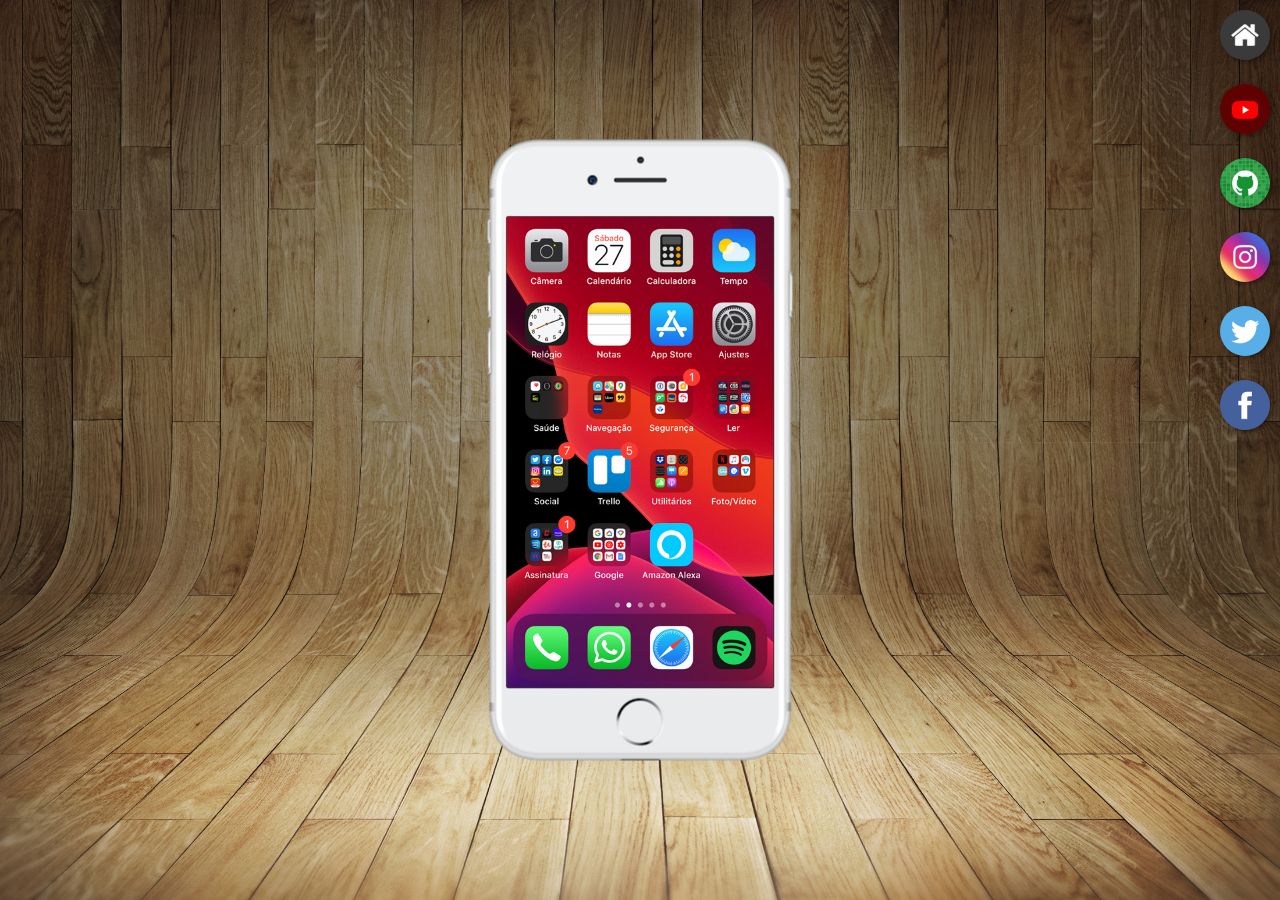
<file: index.html>
<!DOCTYPE html>
<html lang="pt-br">
<head>
    <meta charset="UTF-8">
    <meta name="viewport" content="width=device-width, initial-scale=1.0">
    <link rel="shortcut icon" href="favicon.ico" type="image/x-icon">
    <link rel="stylesheet" href="styles/style.css">
    <title>Projeto Redes Sociais</title>
</head>
<body>
    <main>
        <section id="telefone">
            <iframe src="home.html" name="tela" id="tela" frameborder="0">
                Seu navegador não é compátivel
            </iframe>
        </section>
        <section id="redes-sociais">
            <a href="home.html" target="tela"><img src="imagens/logo-home.jpg" alt="Home"></a><br>
            <a href="youtube.html" target="tela"><img src="imagens/logo-youtube.jpg" alt="Youtube"></a><br>
            <a href="github.html" target="tela"><img src="imagens/logo-github.jpg" alt="GitHub"></a><br>
            <a href="instagram.html" target="tela"><img src="imagens/logo-instagram.jpg" alt="Instagram"></a><br>
            <a href="twitter.html" target="tela"><img src="imagens/logo-twitter.jpg" alt="Twitter"></a><br>
            <a href="facebook.html" target="tela"><img src="imagens/logo-facebook.jpg" alt="Facebook"></a>
        </section>
    </main>
</body>
</html>
</file>
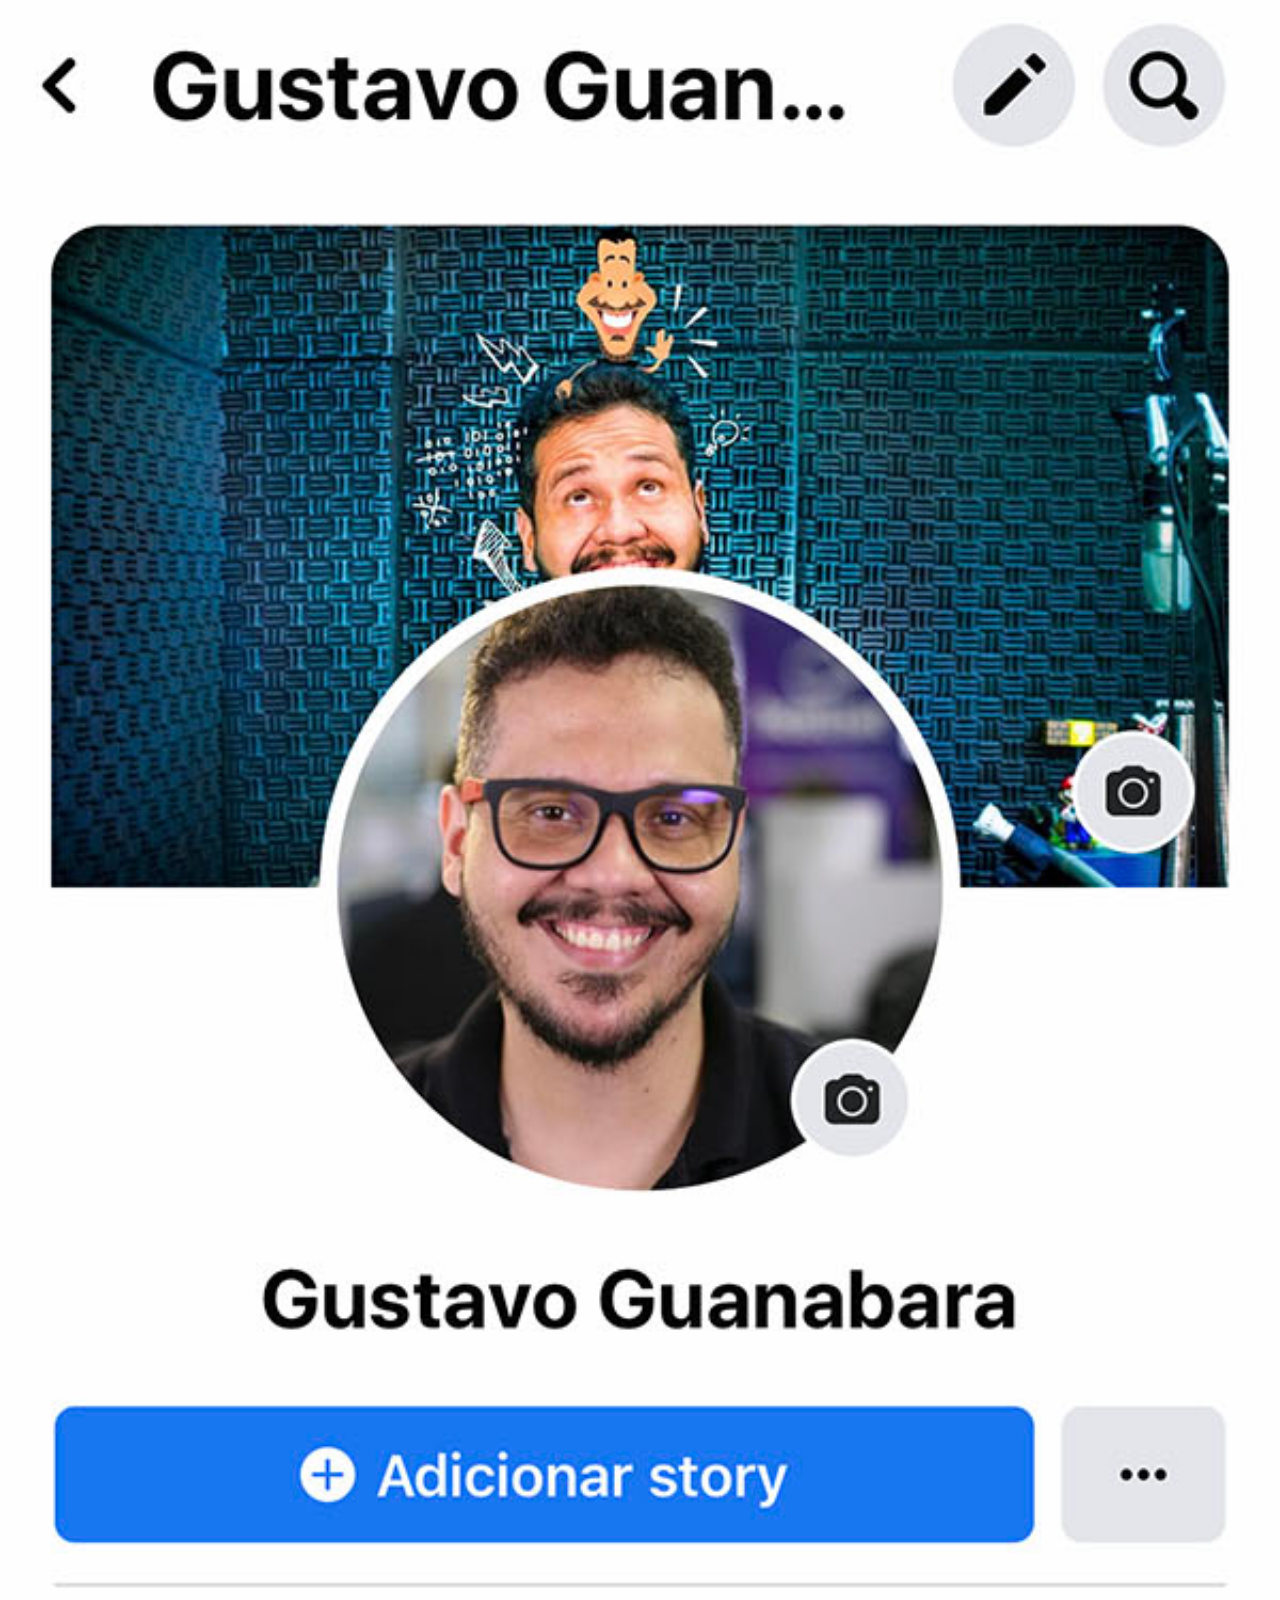
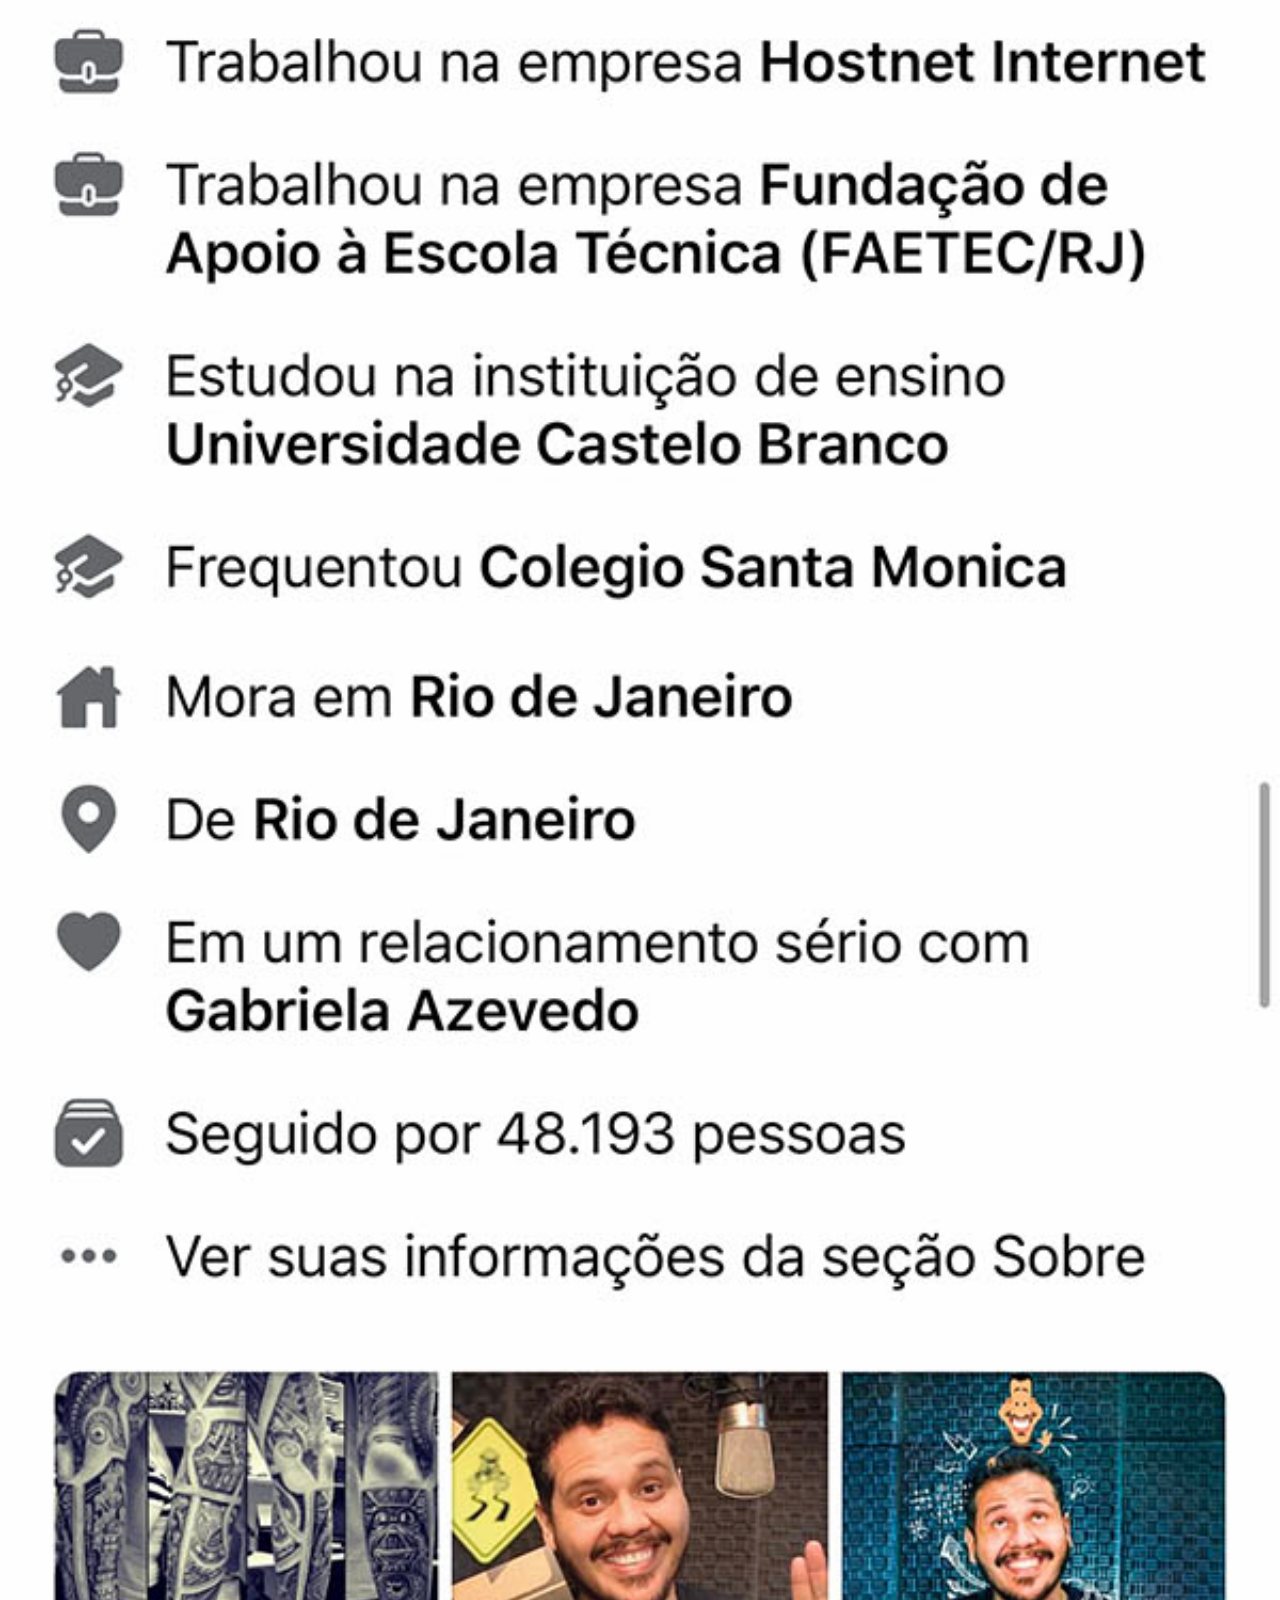
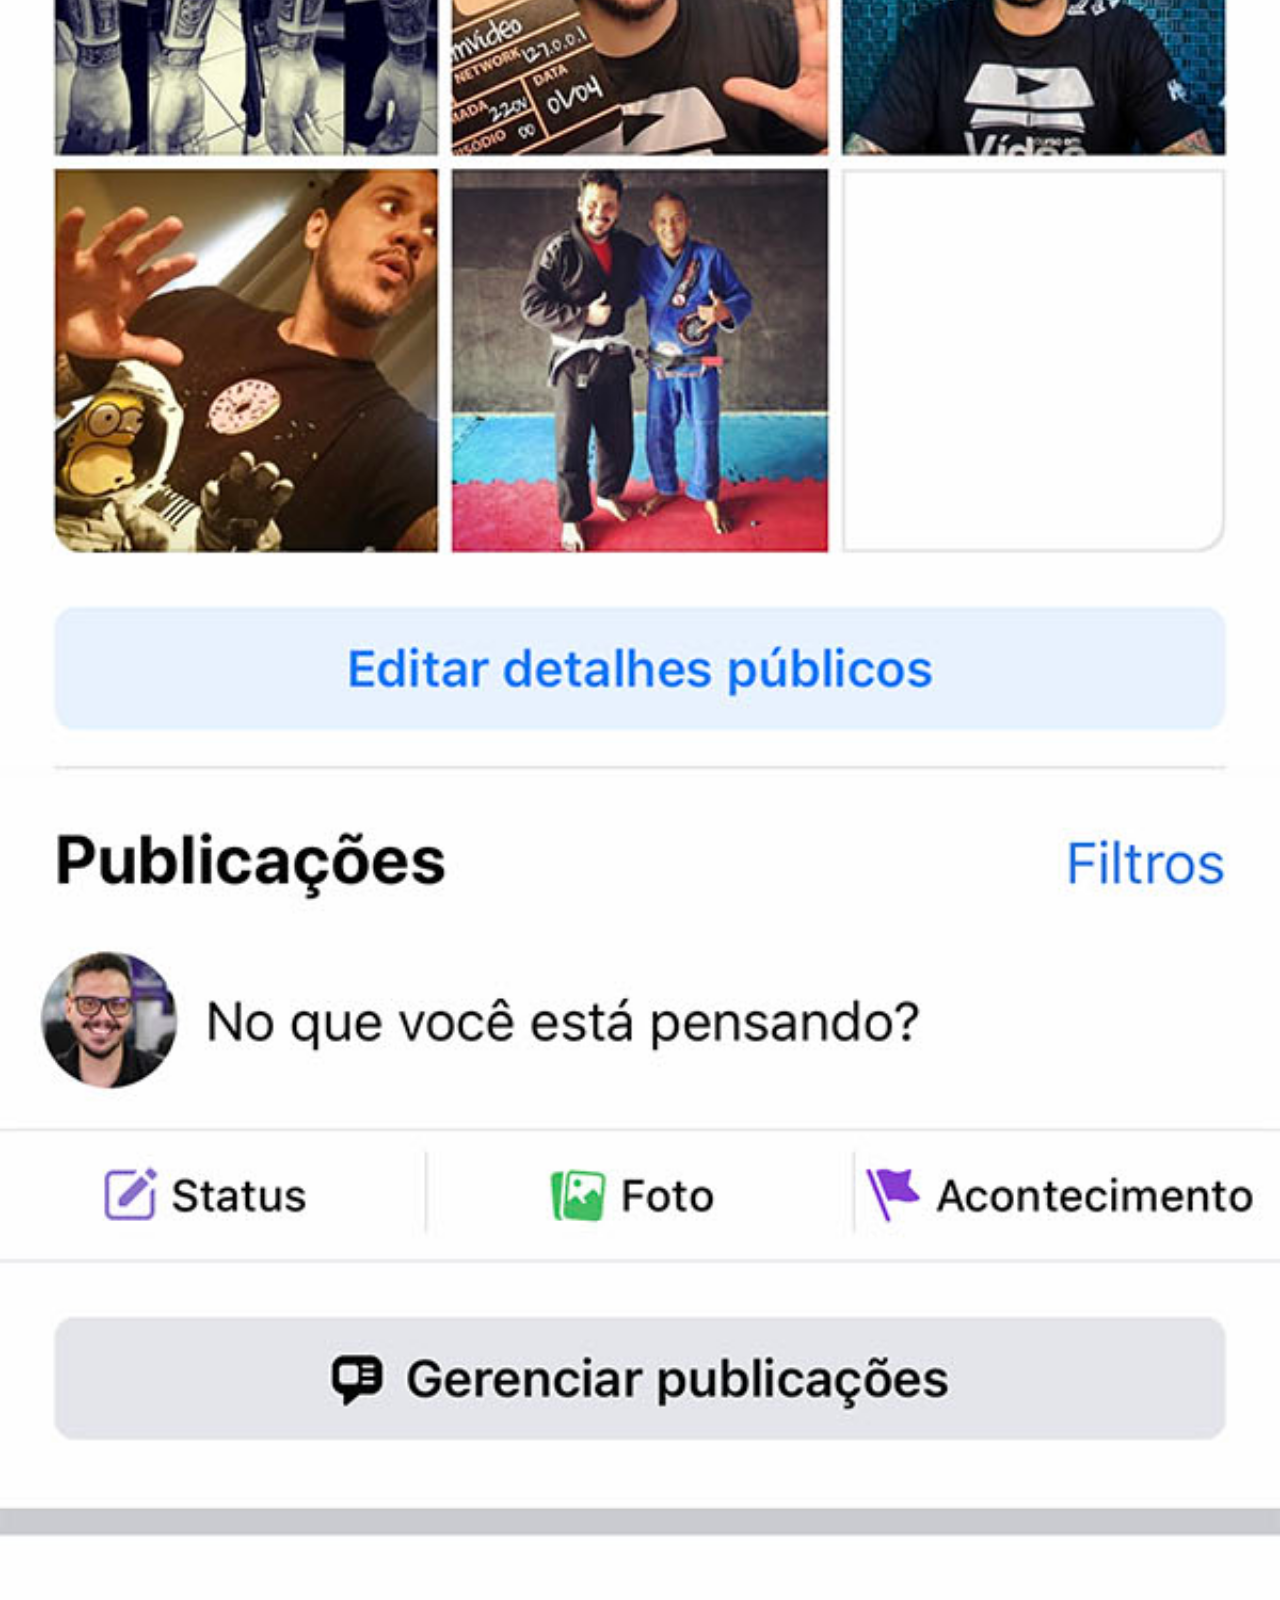
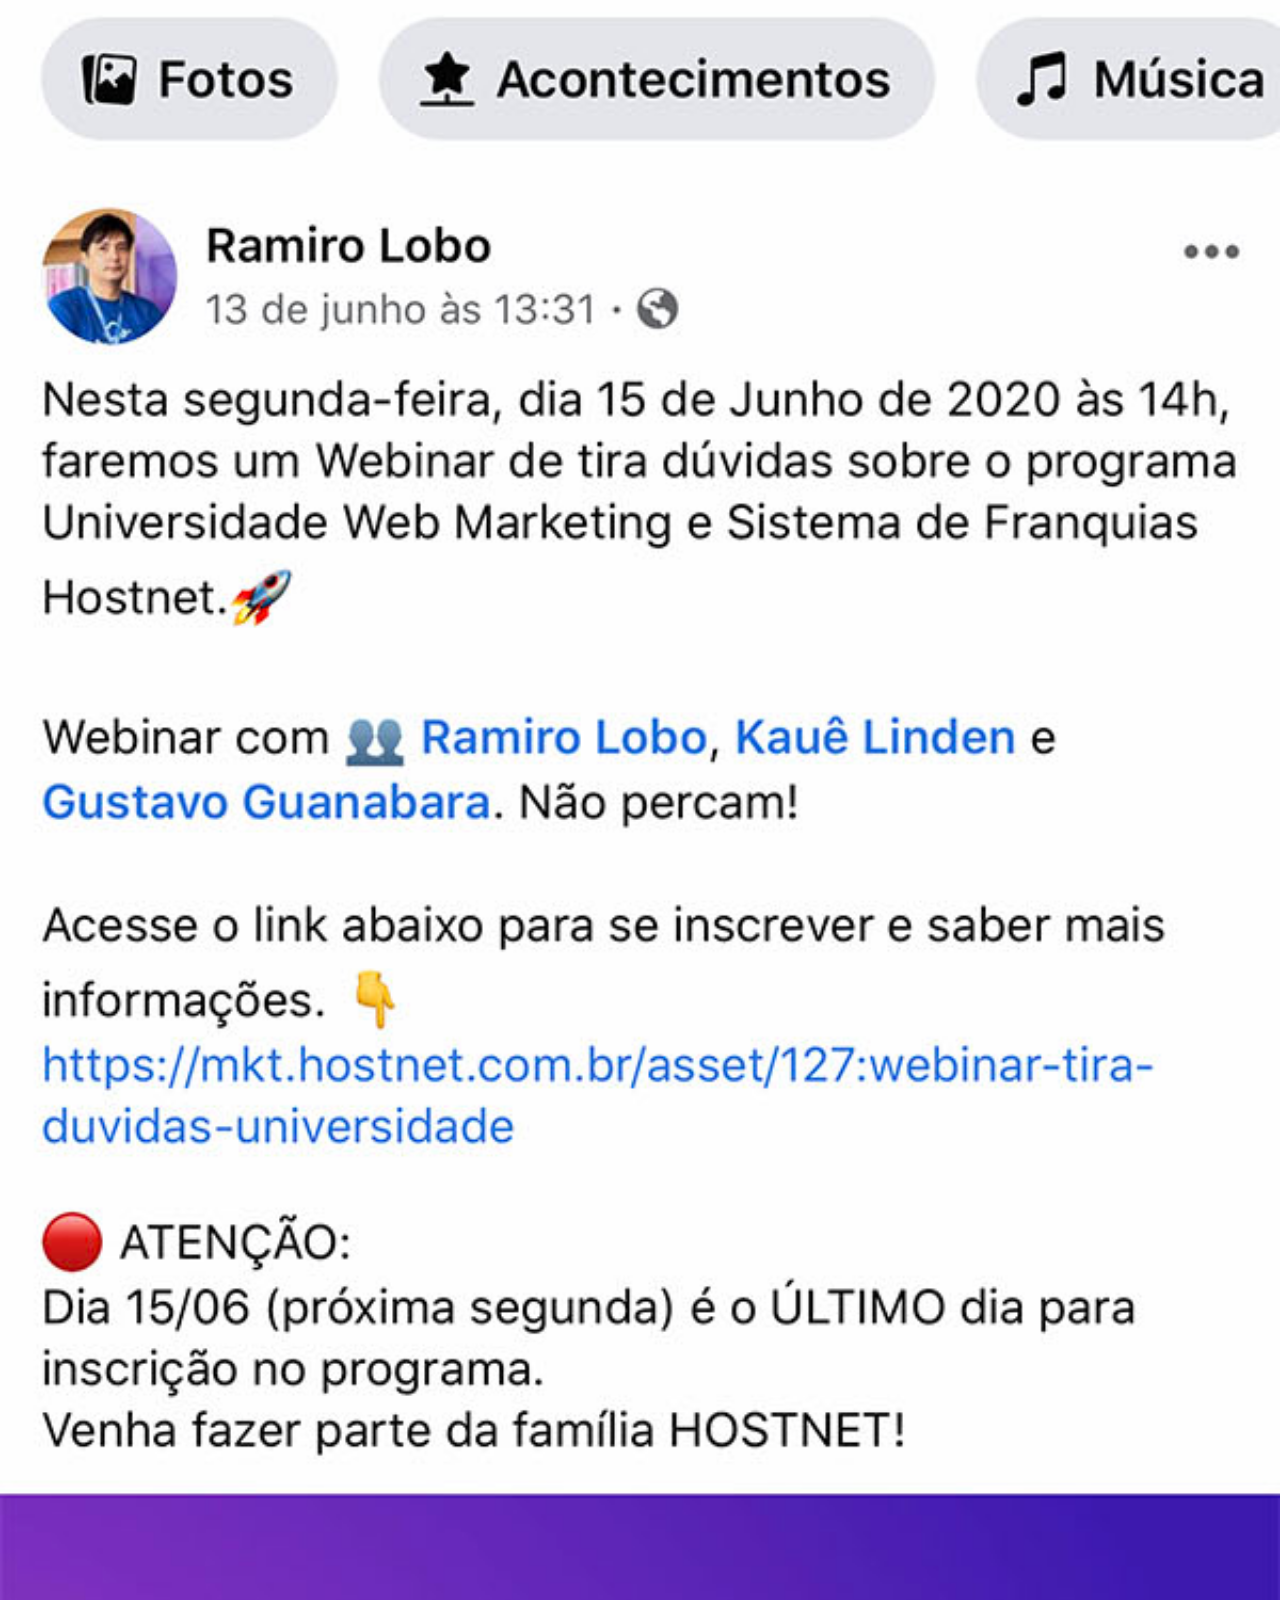
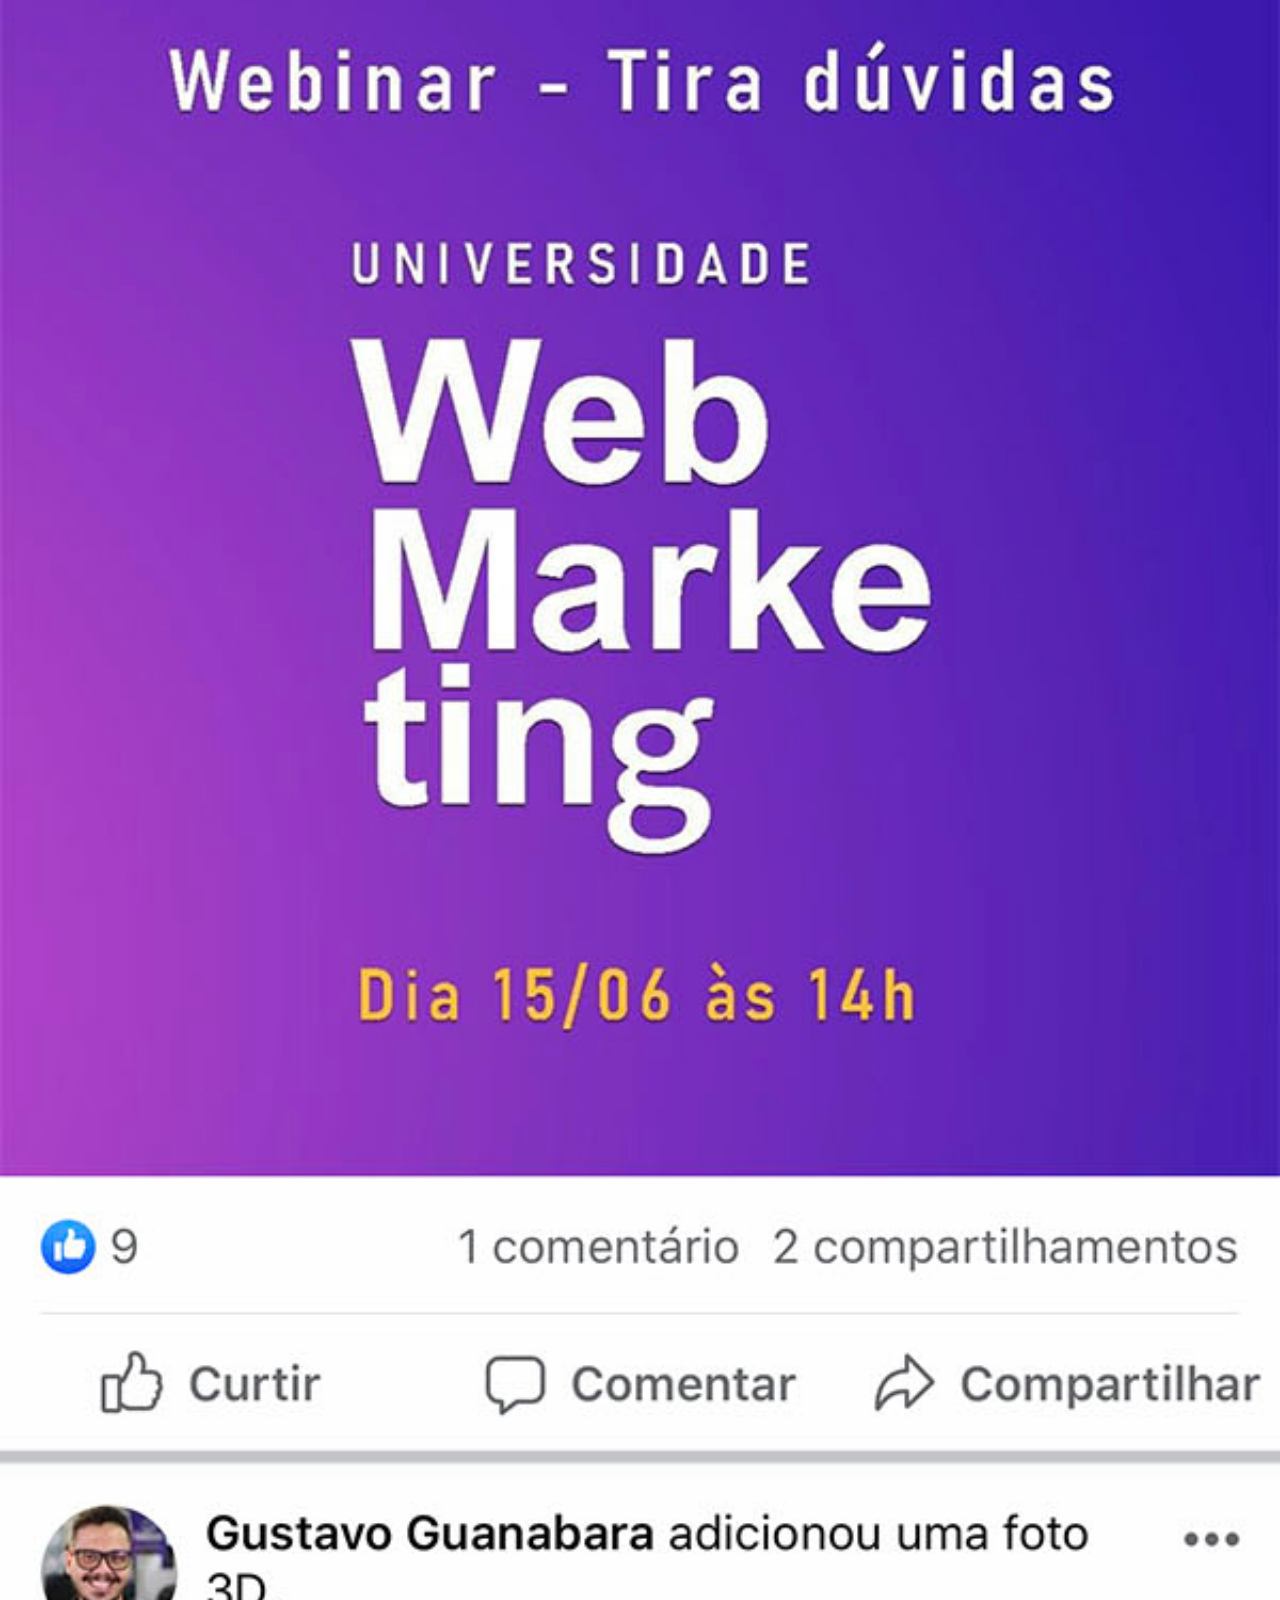
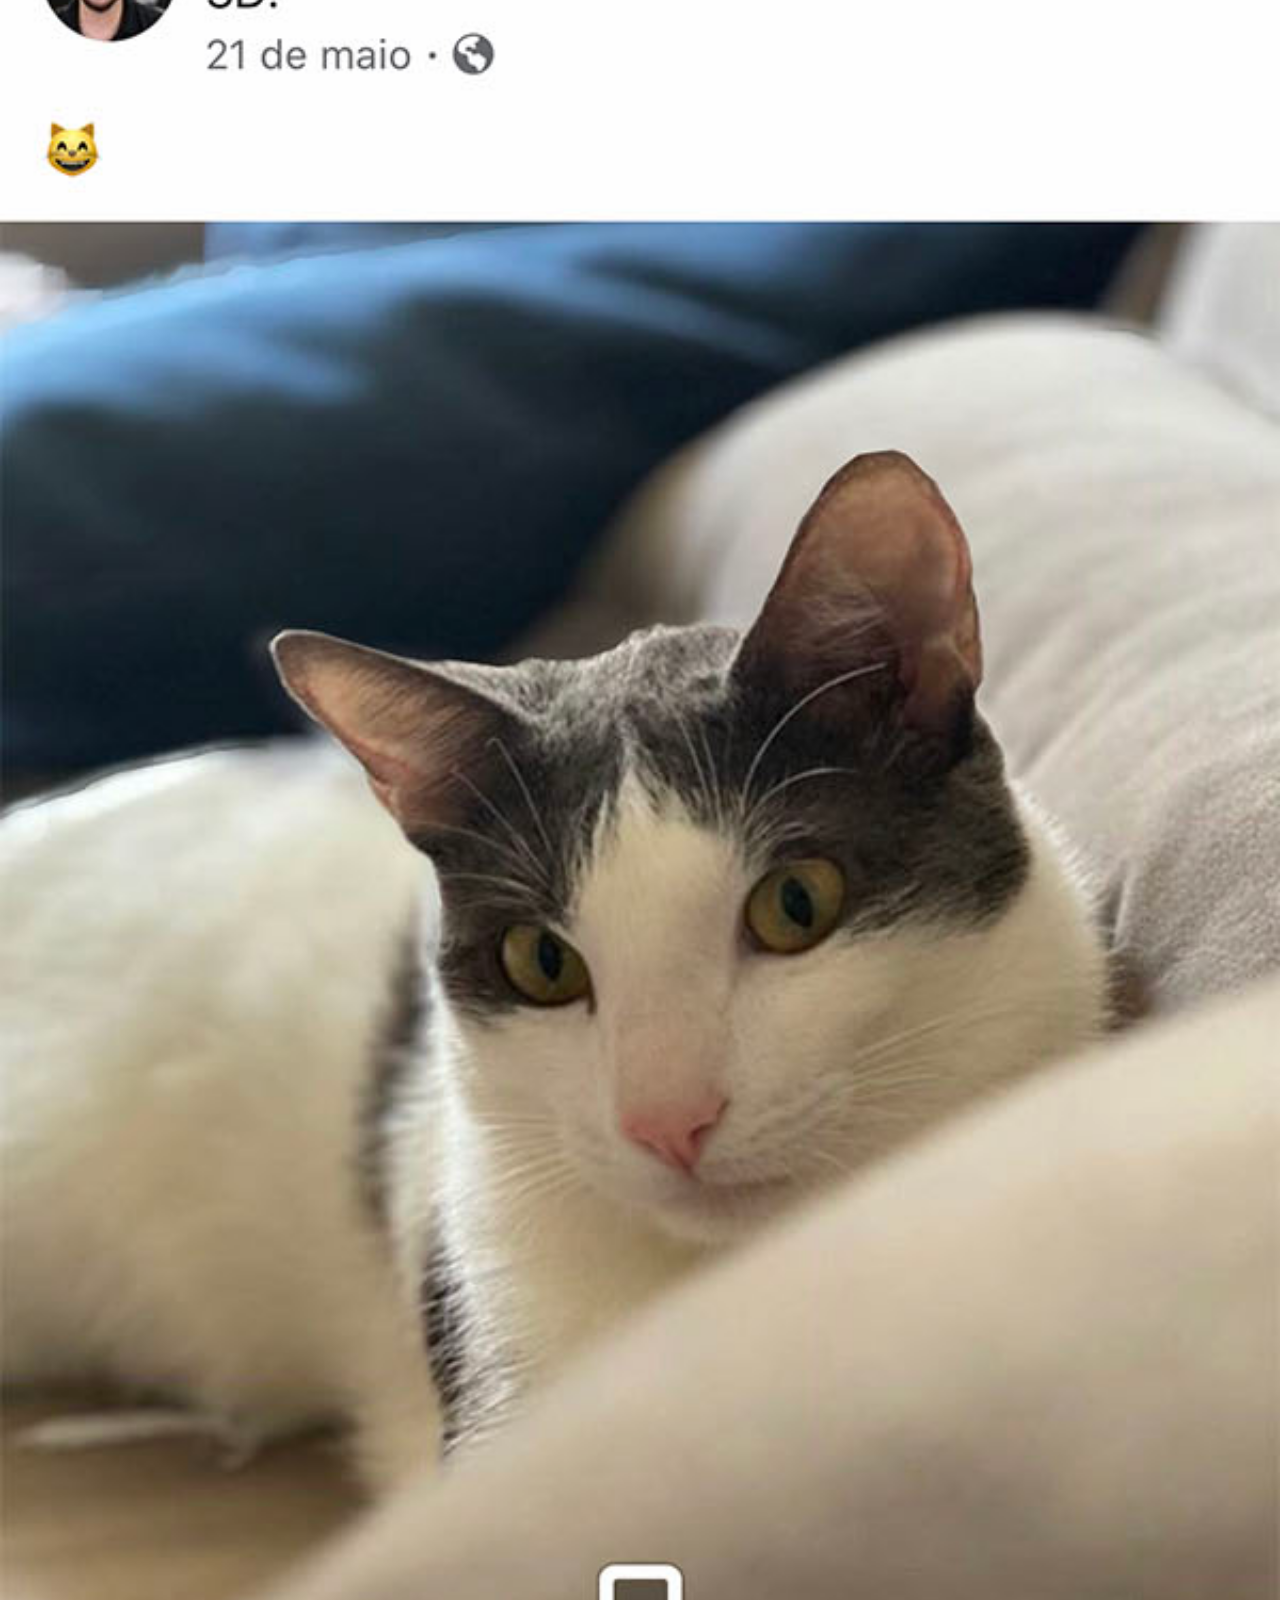
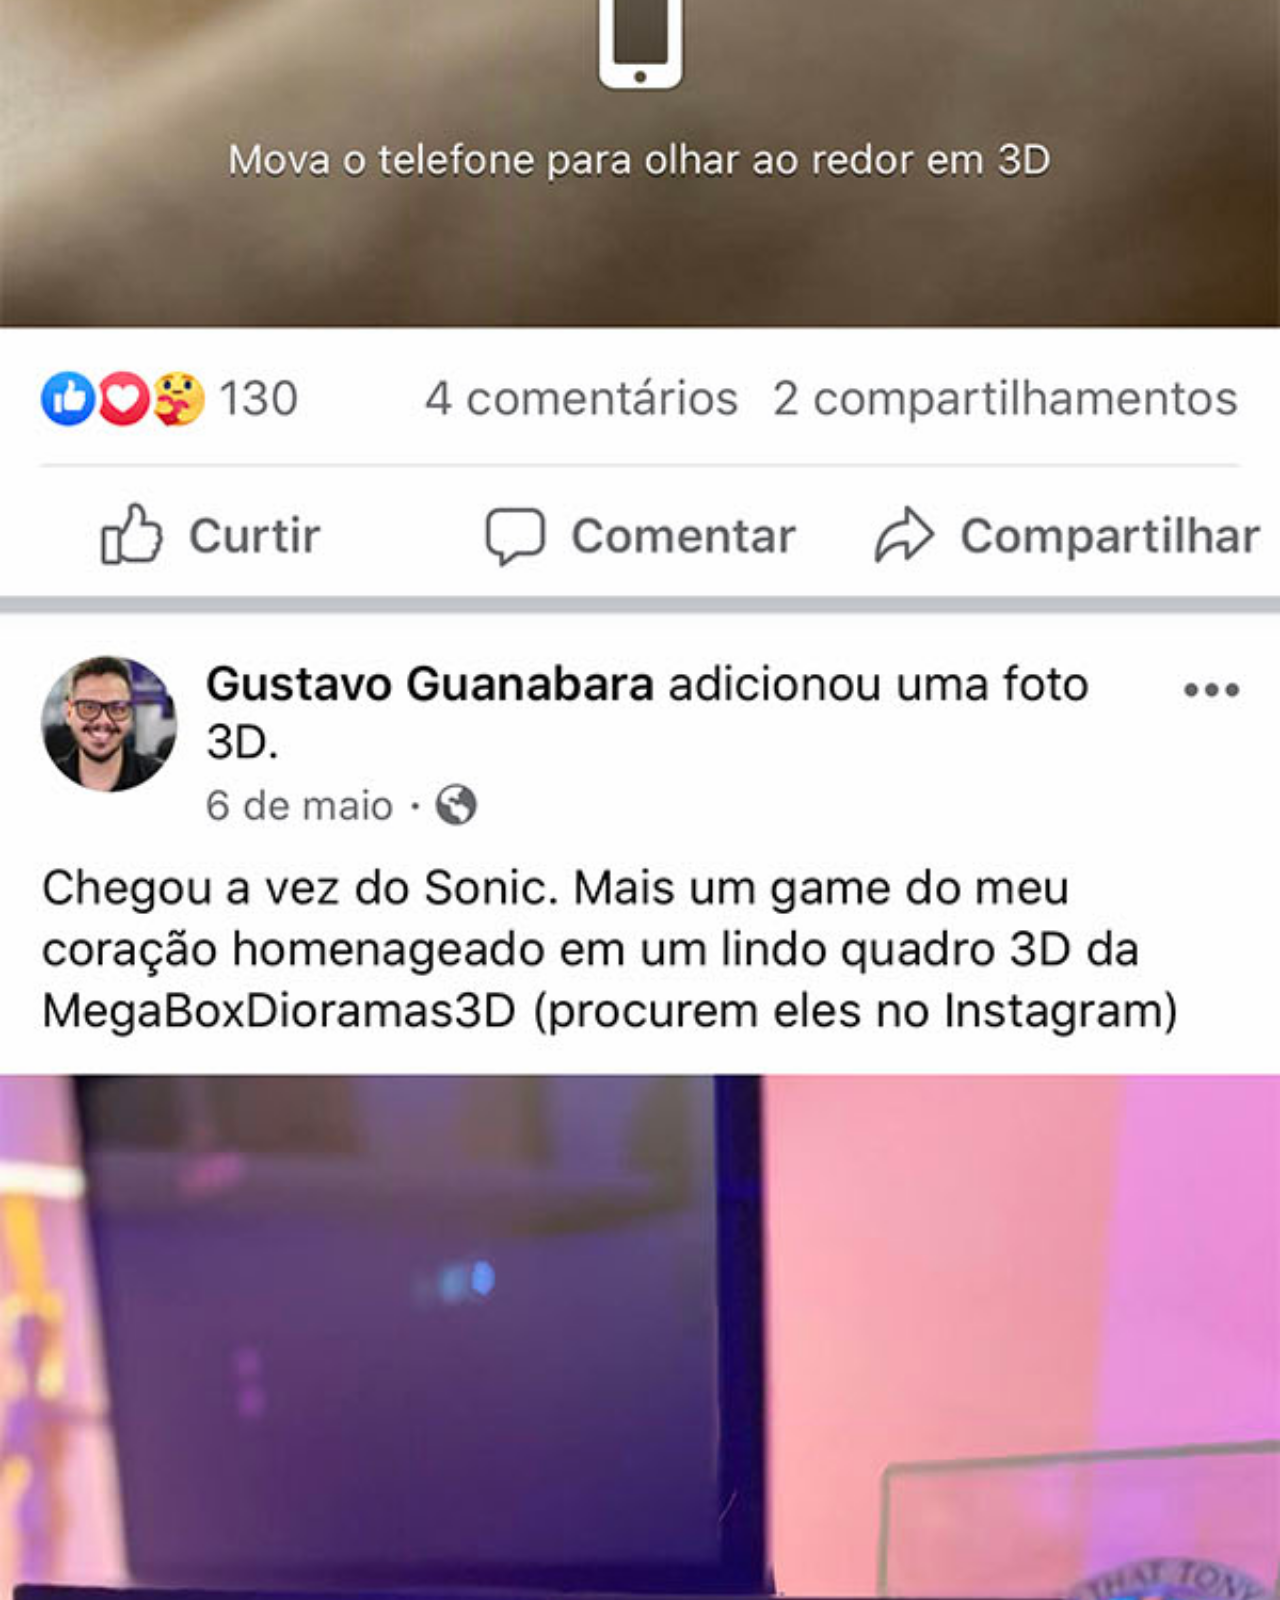
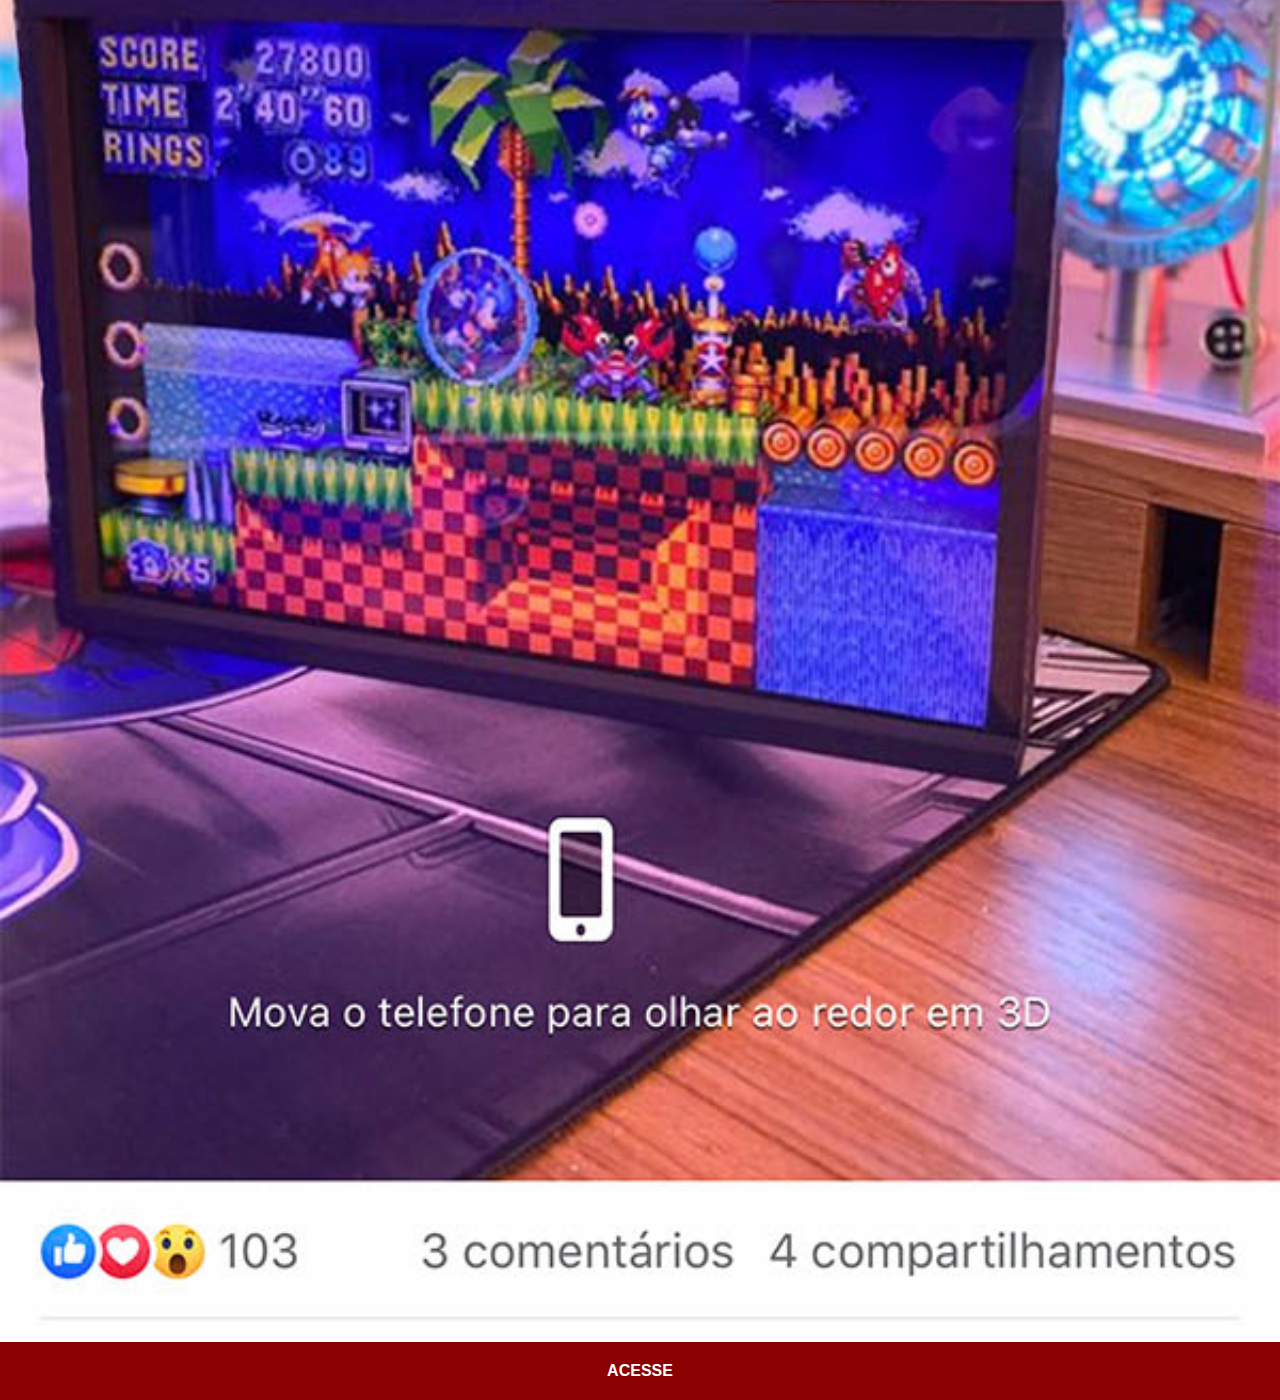
<file: facebook.html>
<!DOCTYPE html>
<html lang="pt-br">
<head>
    <meta charset="UTF-8">
    <meta name="viewport" content="width=device-width, initial-scale=1.0">
    <link rel="stylesheet" href="styles/social.css">
    <title>facebook</title>
</head>
<body>
    <img src="imagens/tela-facebook.jpg" alt="Facebook">
    <a href="https://www.facebook.com/gustavoguanabara/" target="_blank">ACESSE</a>
</body>
</html>
</file>
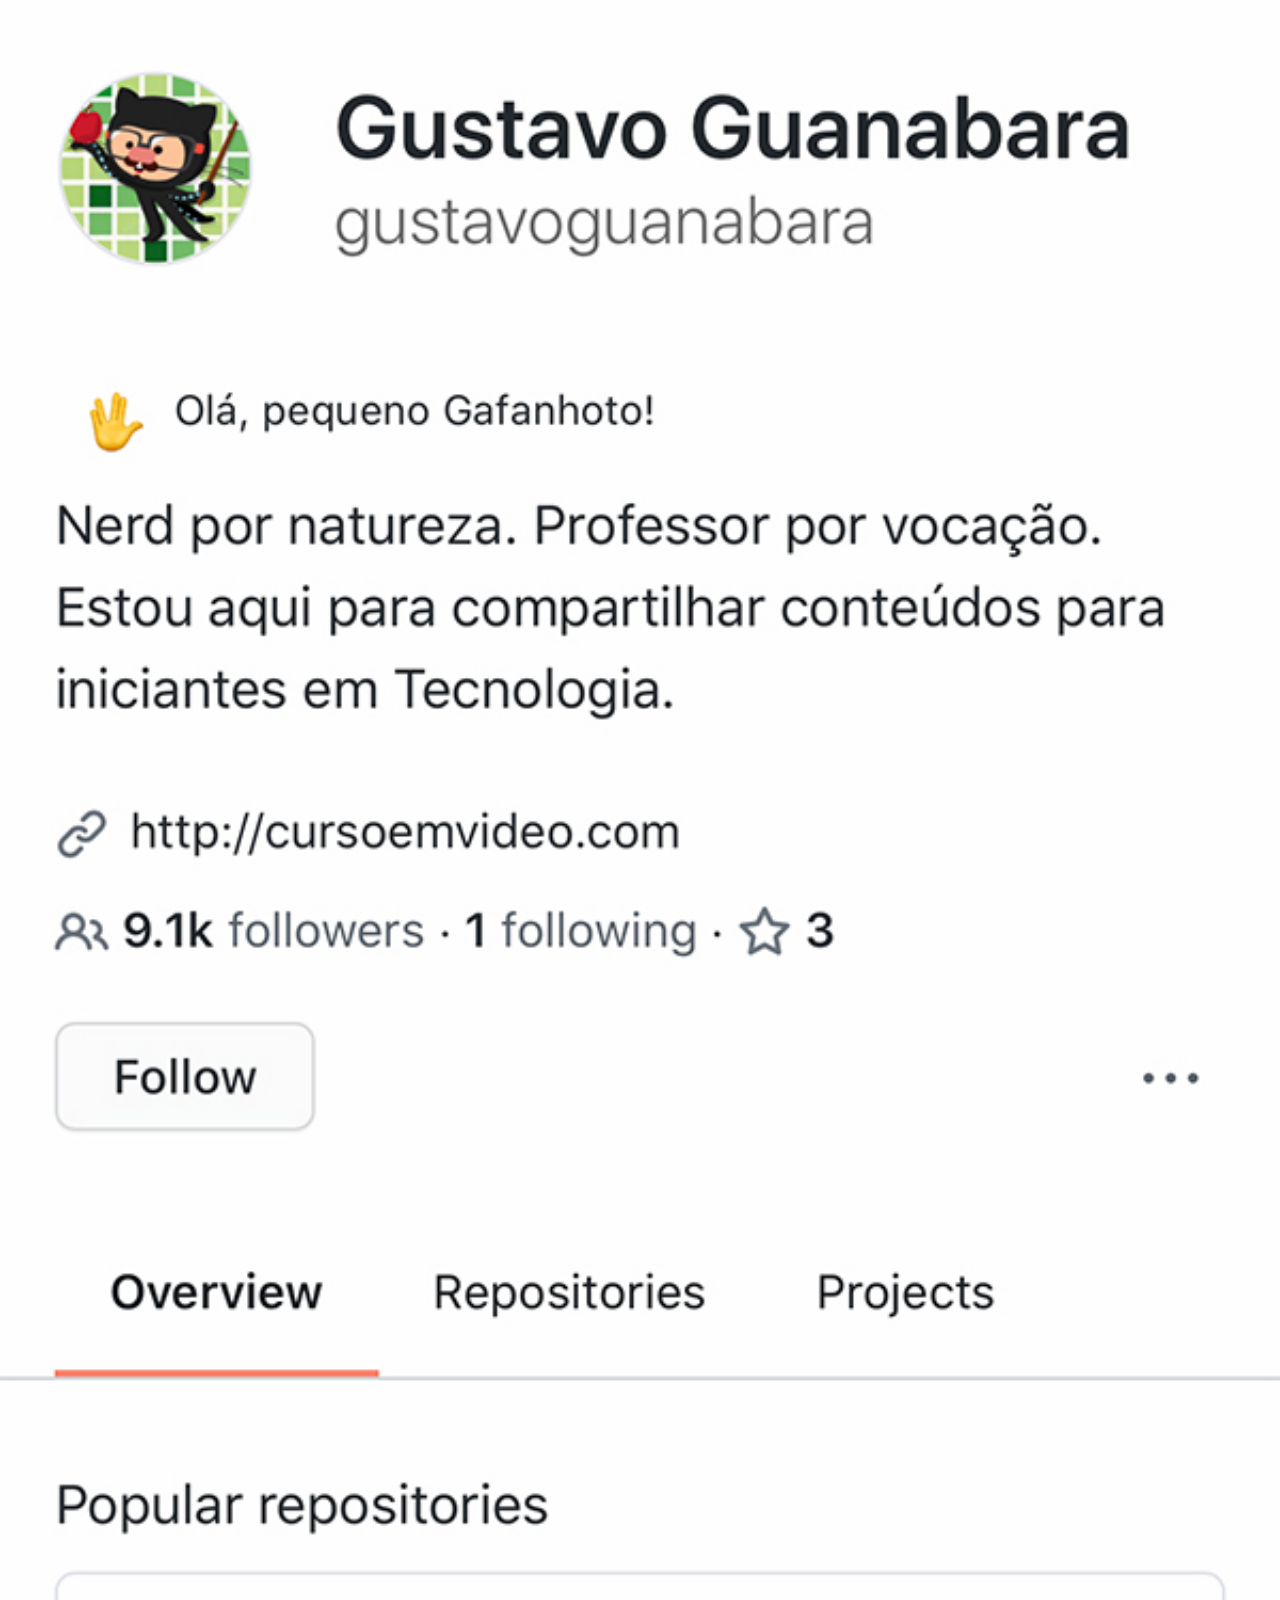
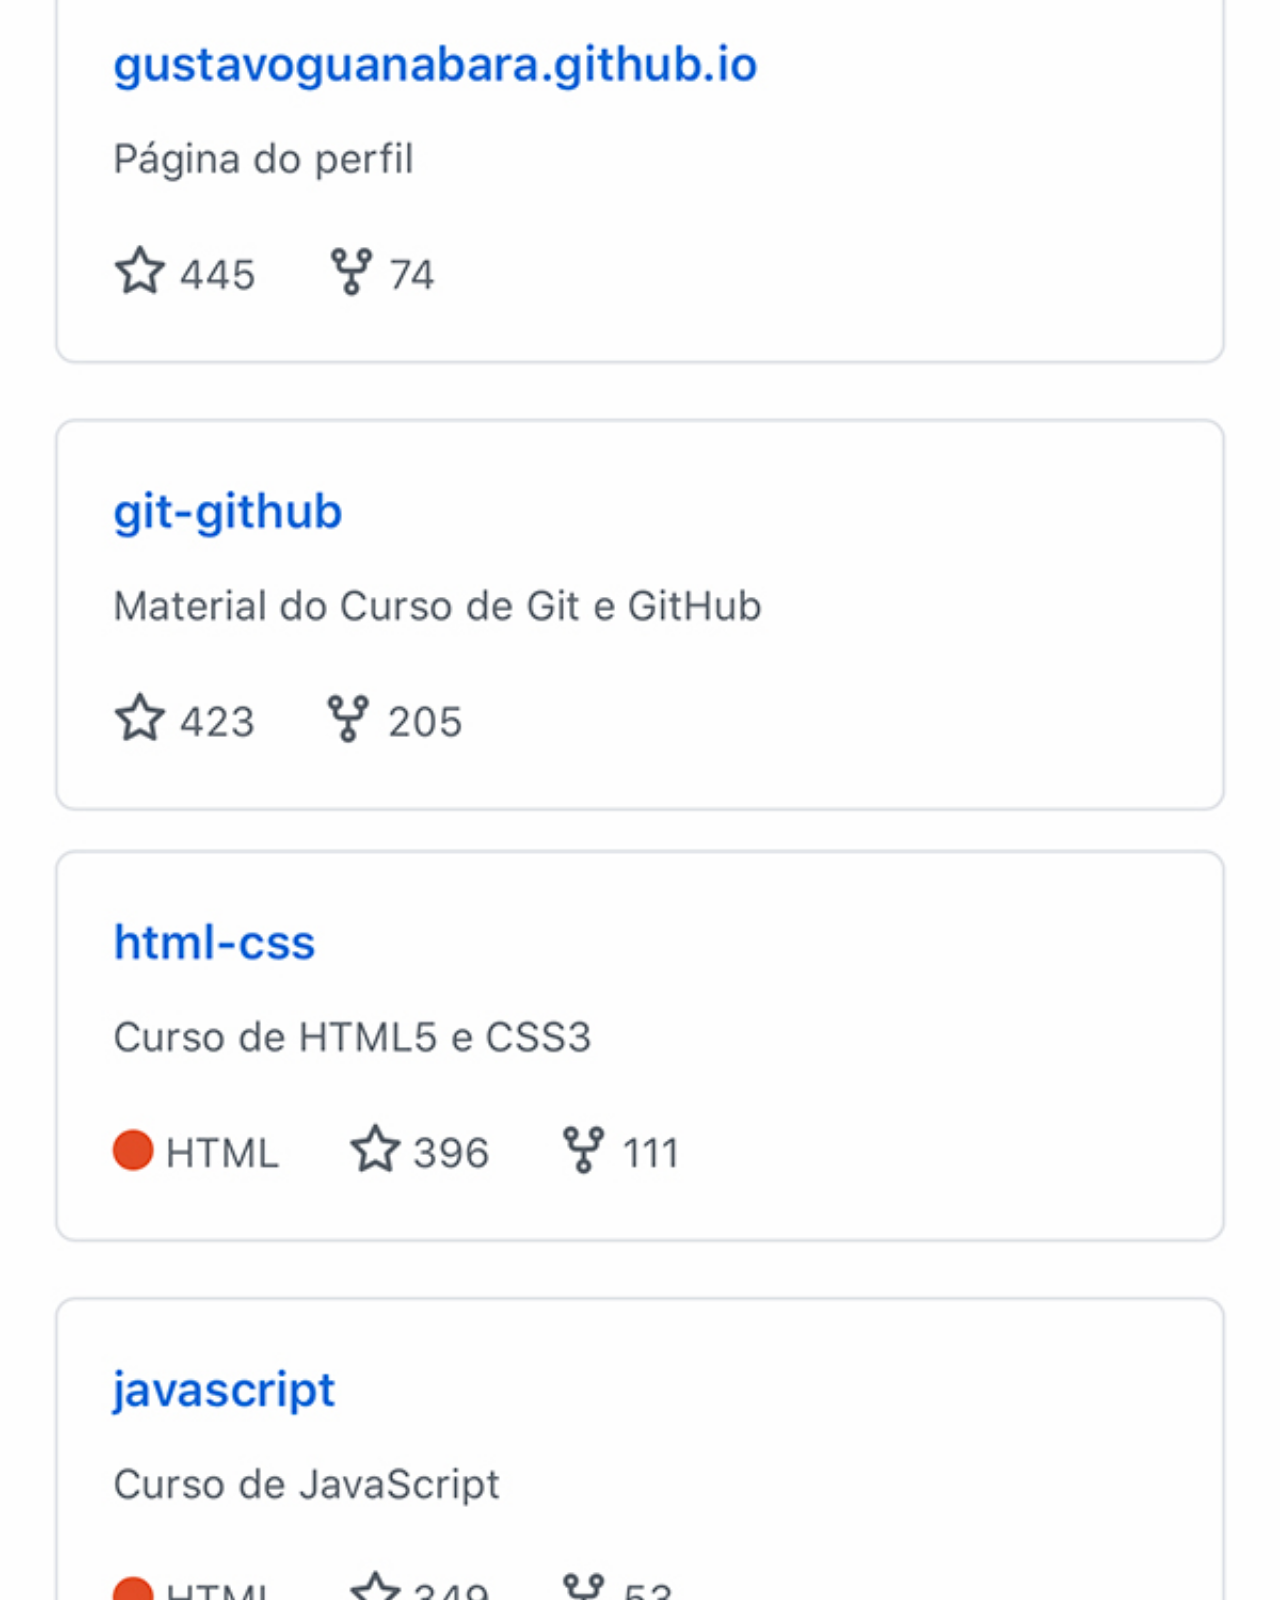
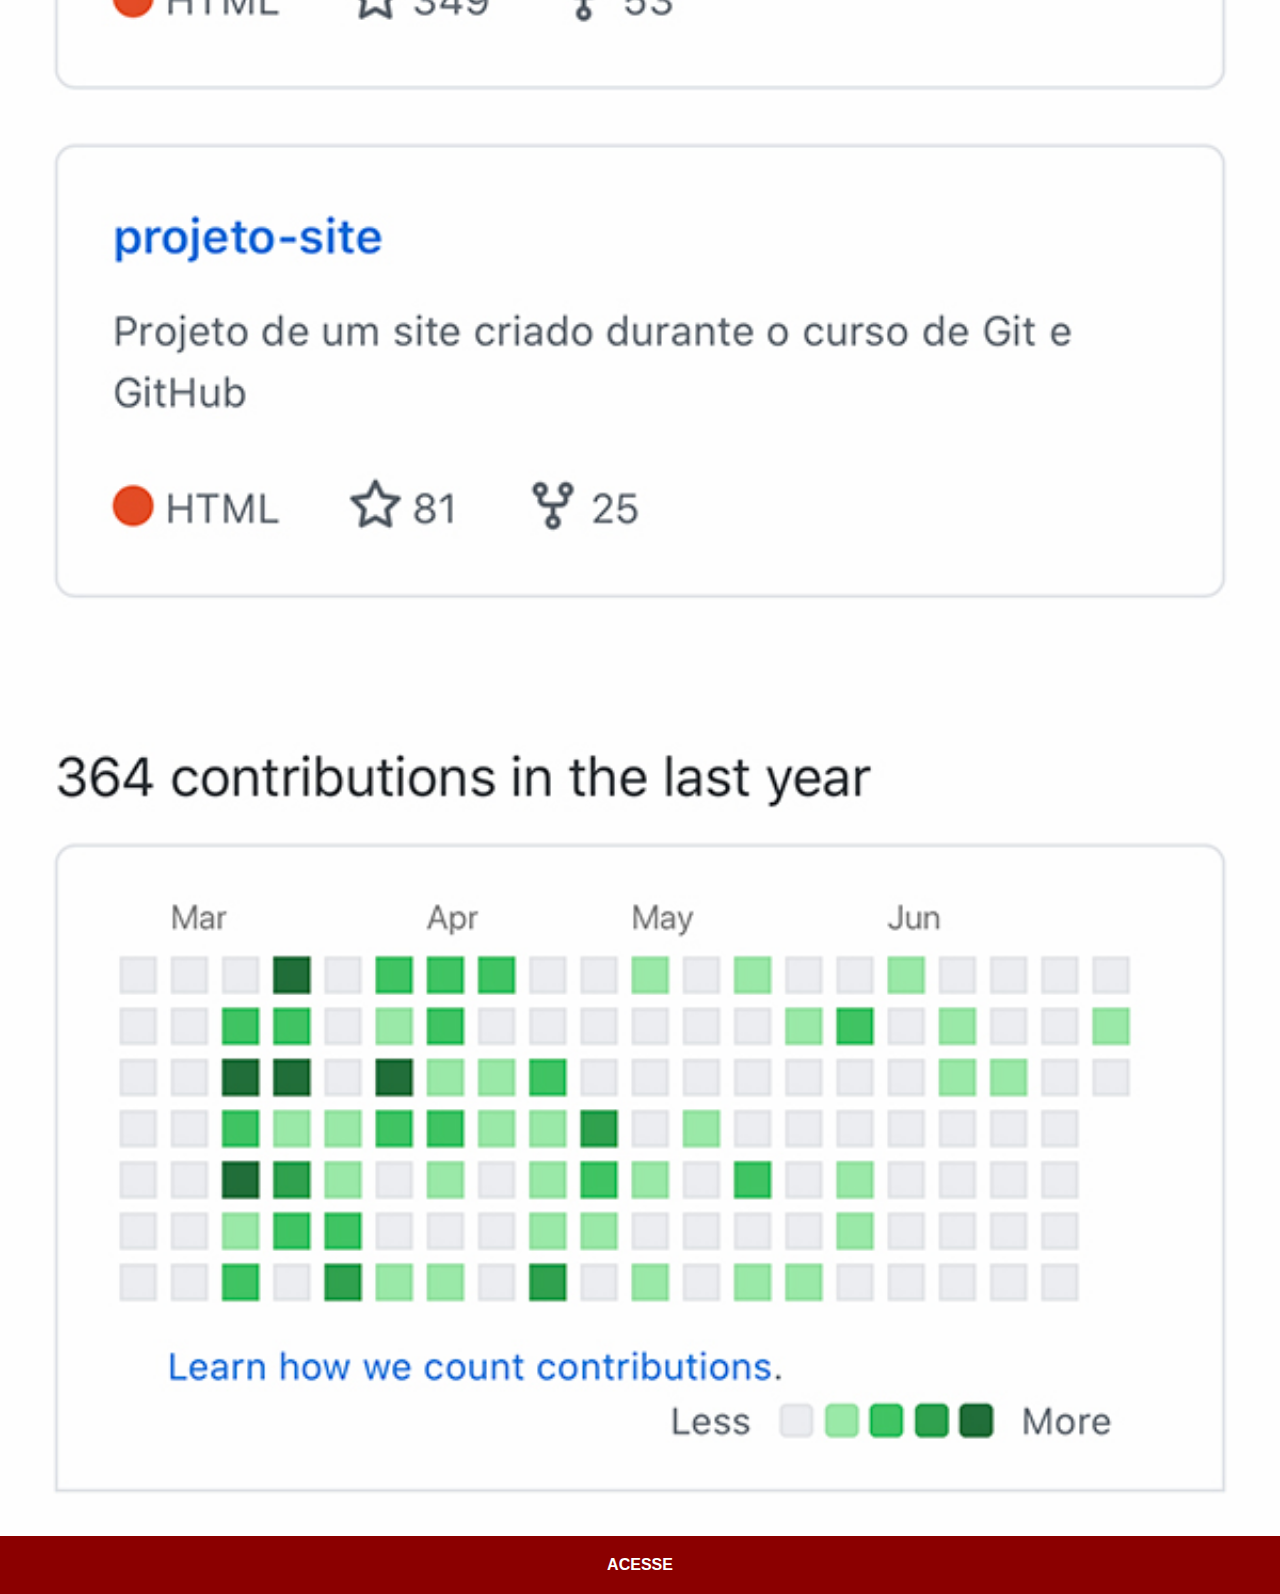
<file: github.html>
<!DOCTYPE html>
<html lang="pt-br">
<head>
    <meta charset="UTF-8">
    <meta name="viewport" content="width=device-width, initial-scale=1.0">
    <link rel="stylesheet" href="styles/social.css">
    <title>GitHub</title>
</head>
<body>
    <img src="imagens/tela-github.jpg" alt="GitHub">
    <a href="https://github.com/gustavoguanabara/" target="_blank">ACESSE</a>
</body>
</html>
</file>
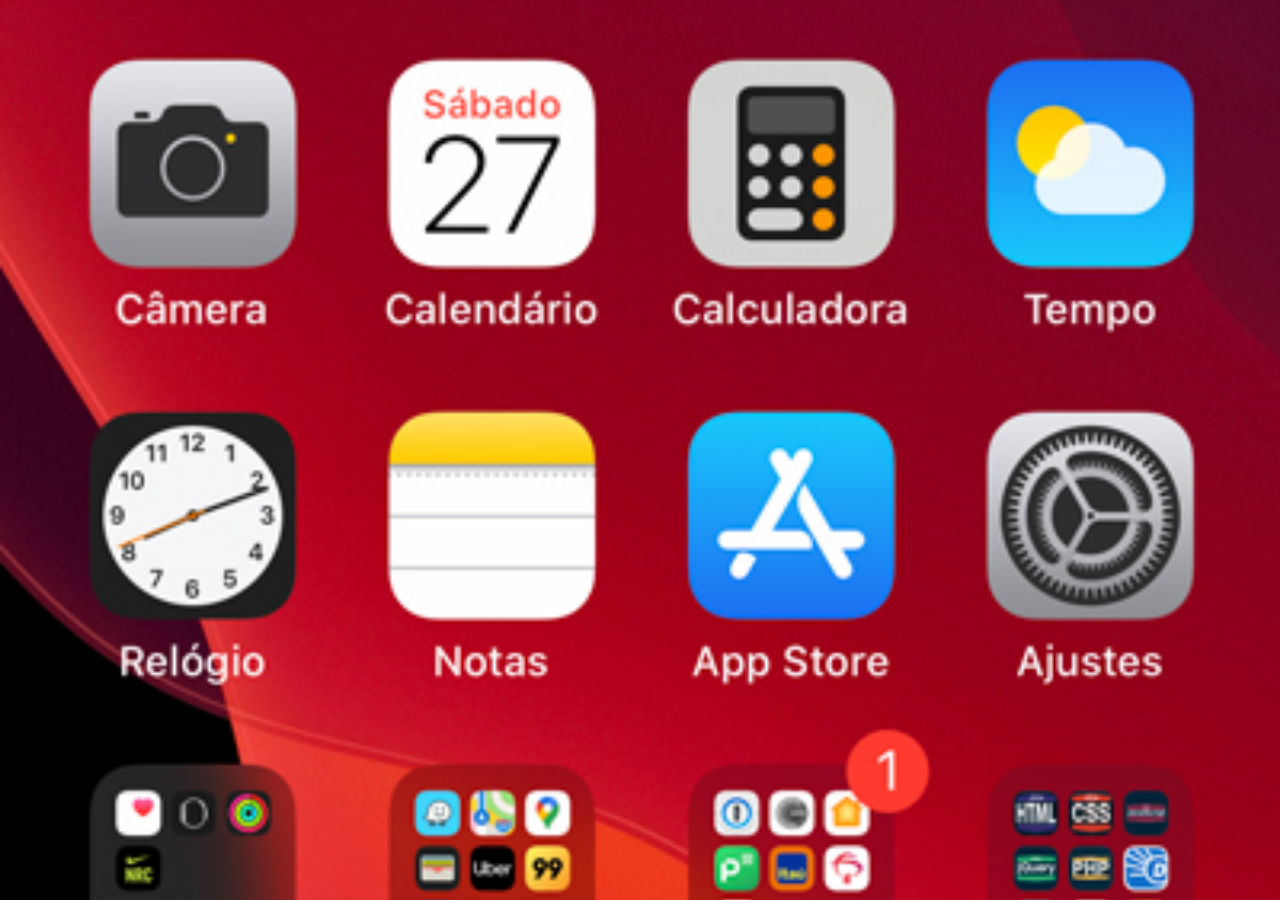
<file: home.html>
<!DOCTYPE html>
<html lang="pt-br">
<head>
    <meta charset="UTF-8">
    <meta name="viewport" content="width=device-width, initial-scale=1.0">
    <title>Home</title>
</head>
<style>
    *{
        margin: 0px;
        padding: 0px;
    }

    body{
        width: 100vw;
        height: 100vh;
        background: black url('imagens/tela-home.jpg') no-repeat top center;
        background-size: cover;
    }
</style>
<body>
    
</body>
</html>
</file>
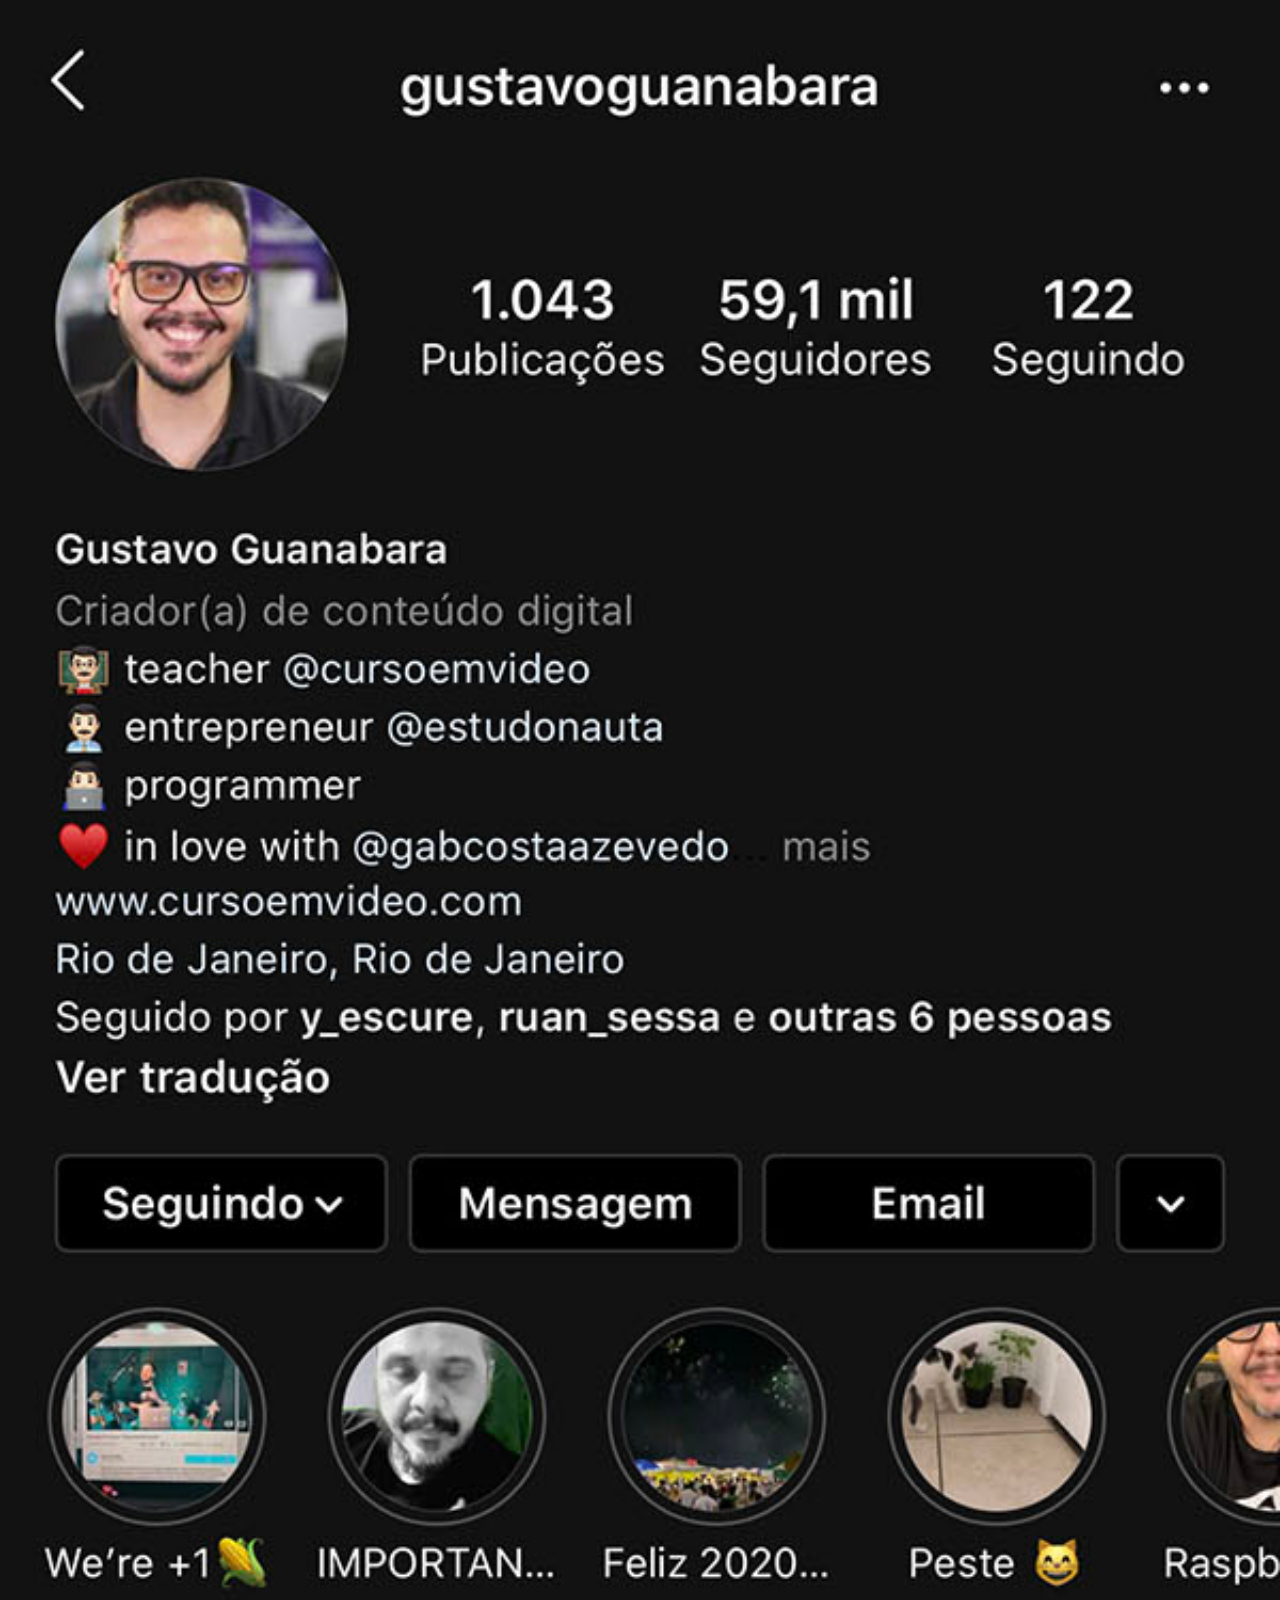
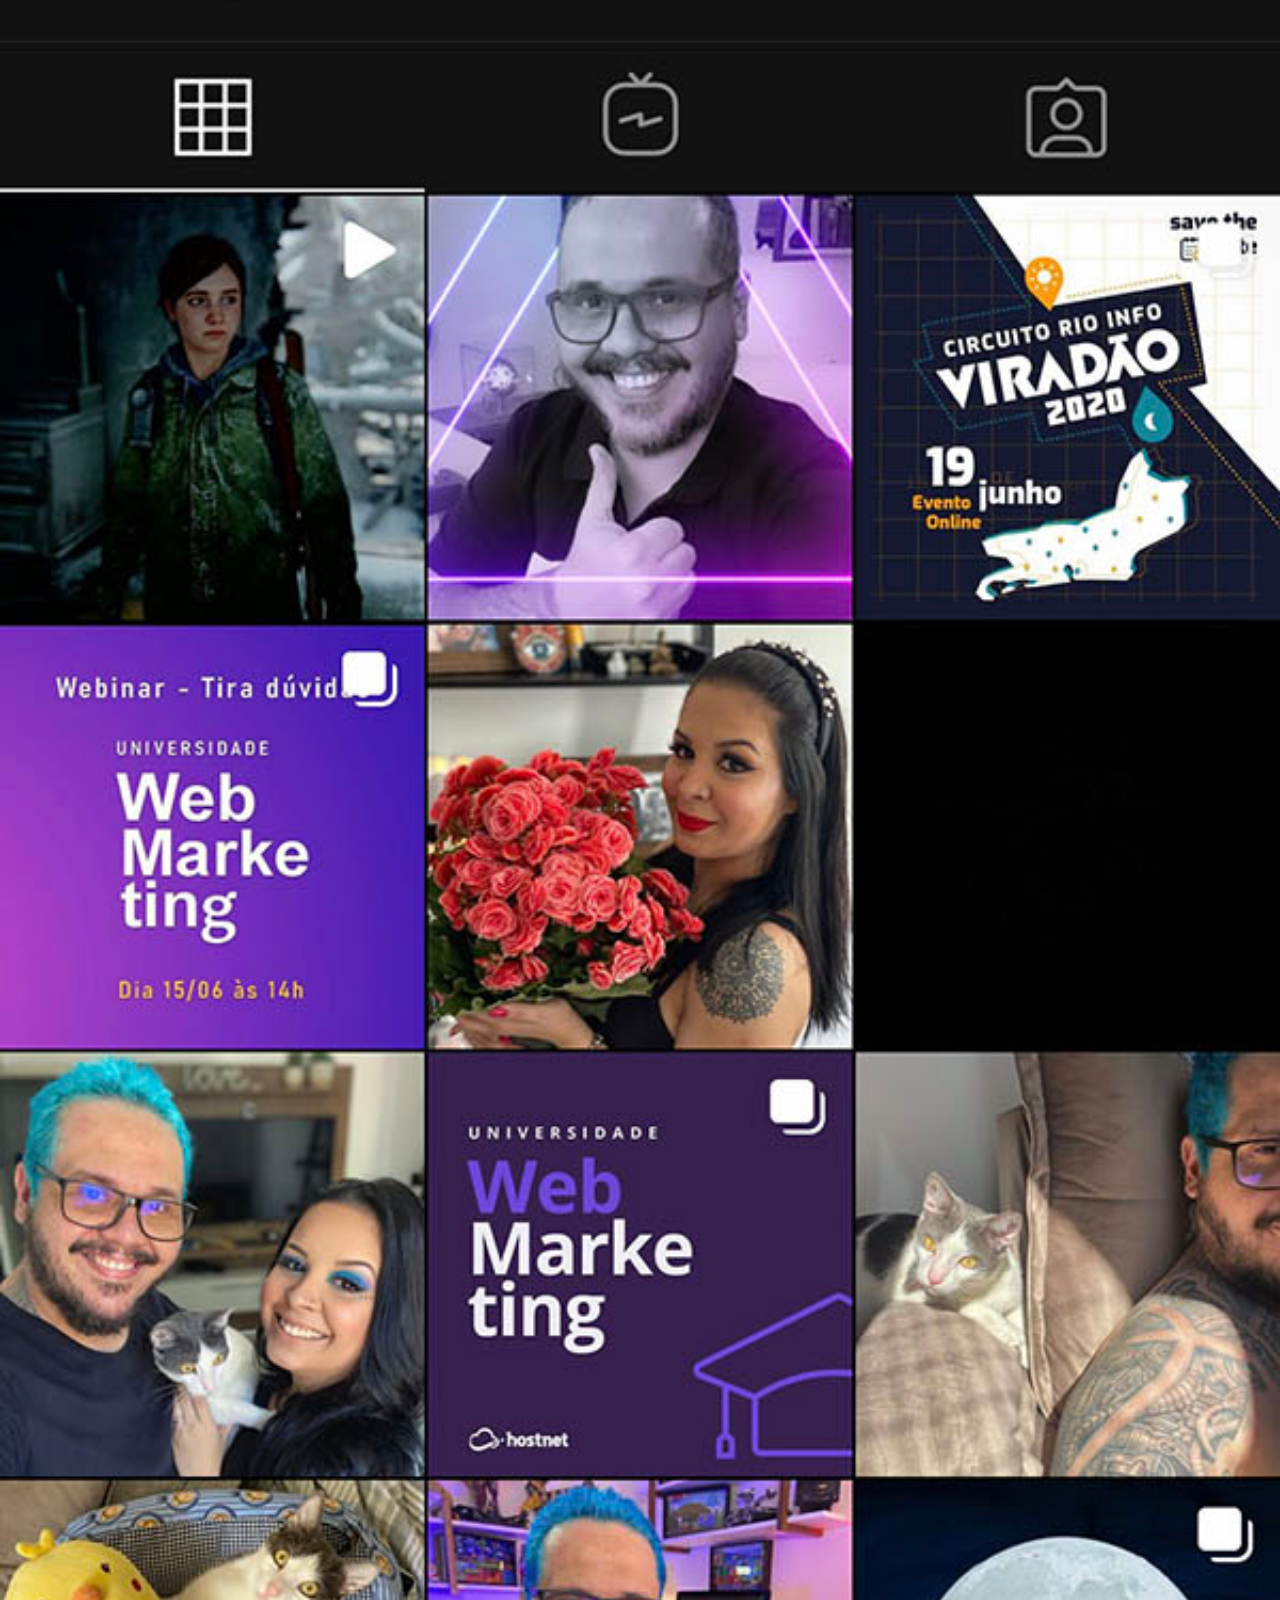
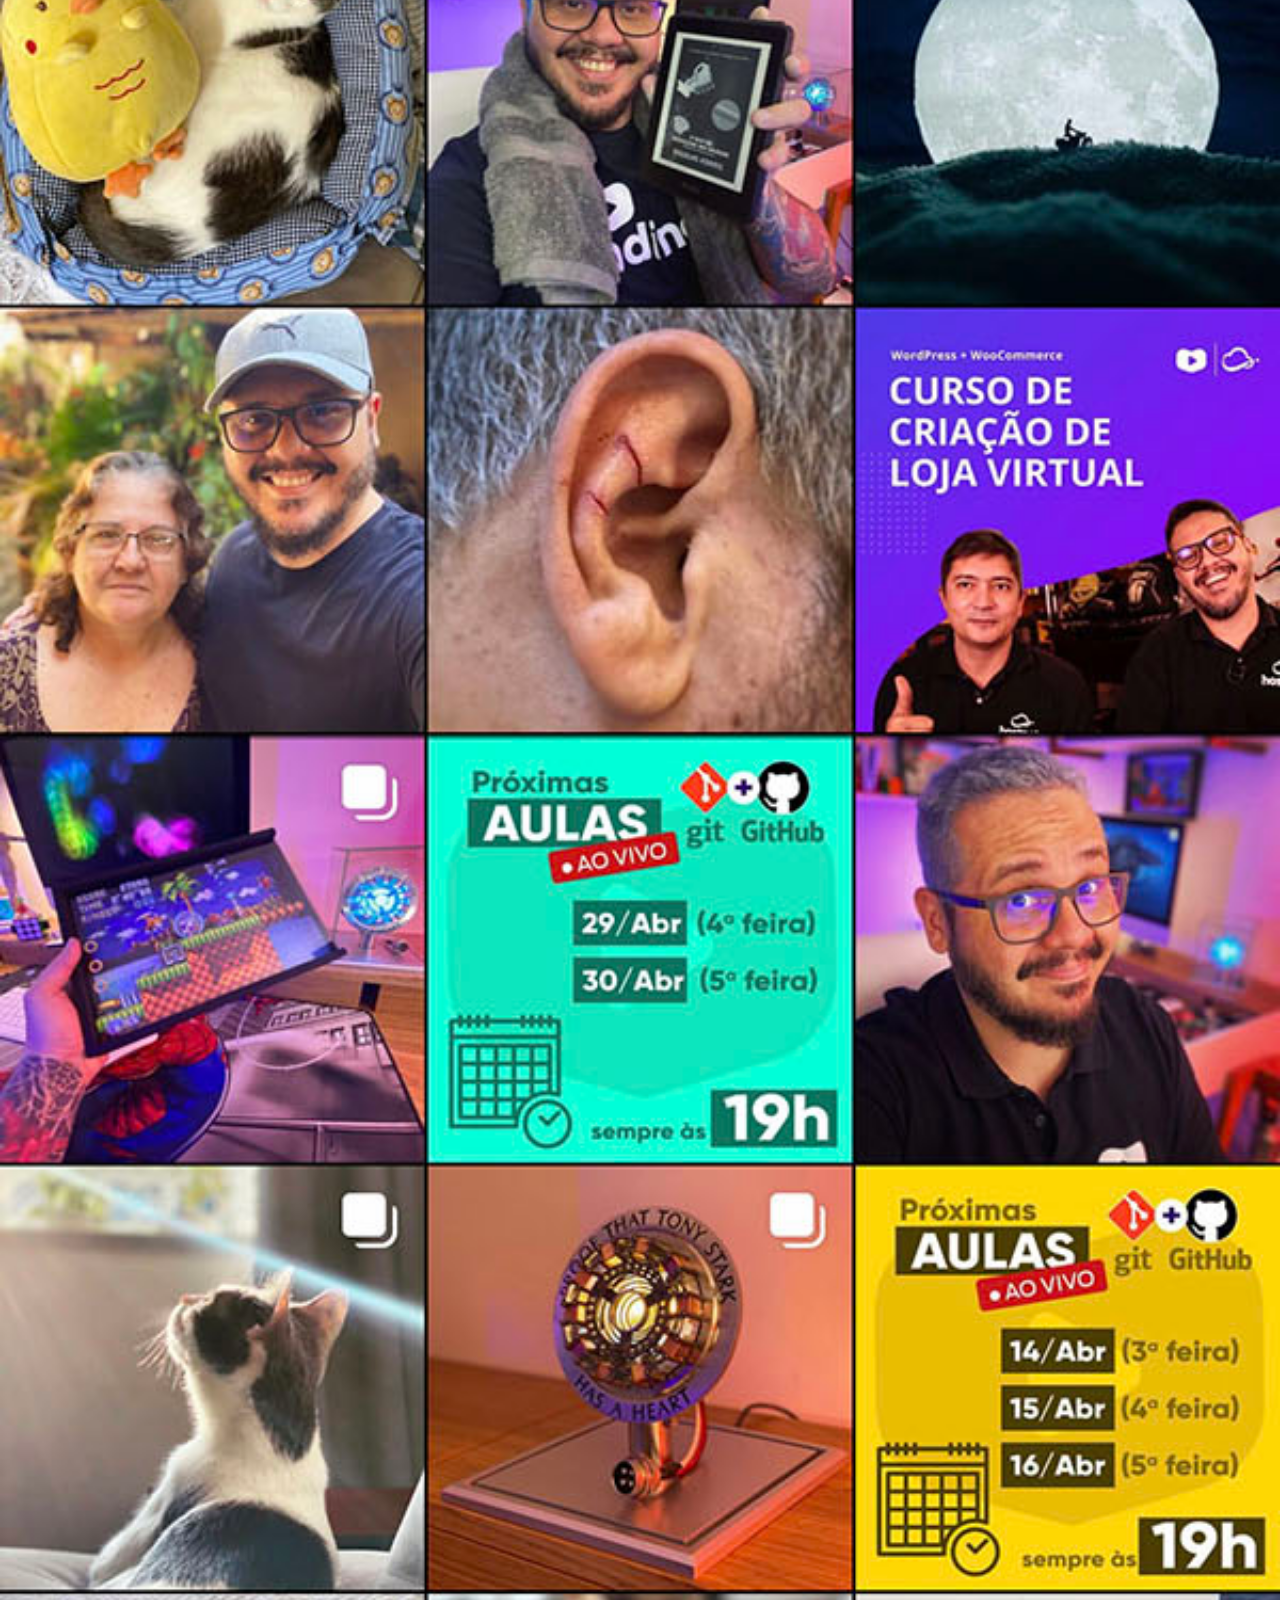
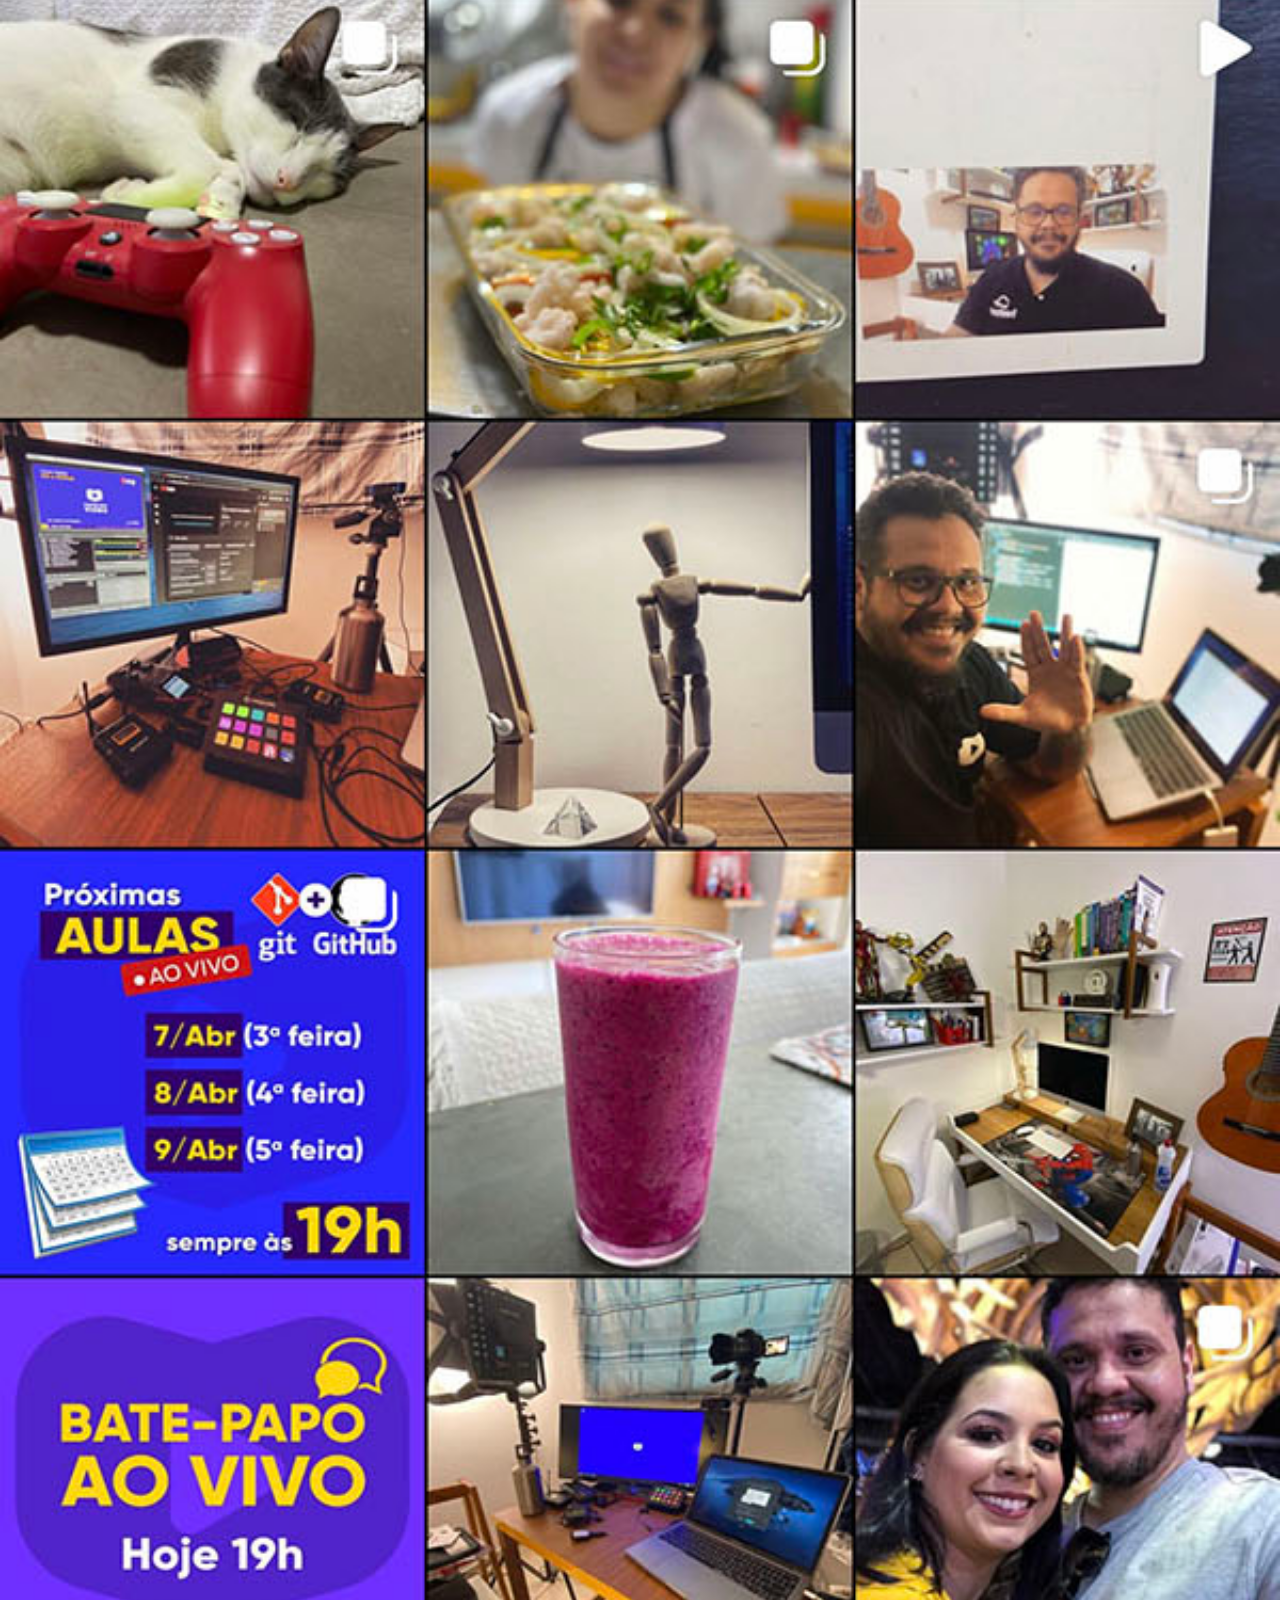
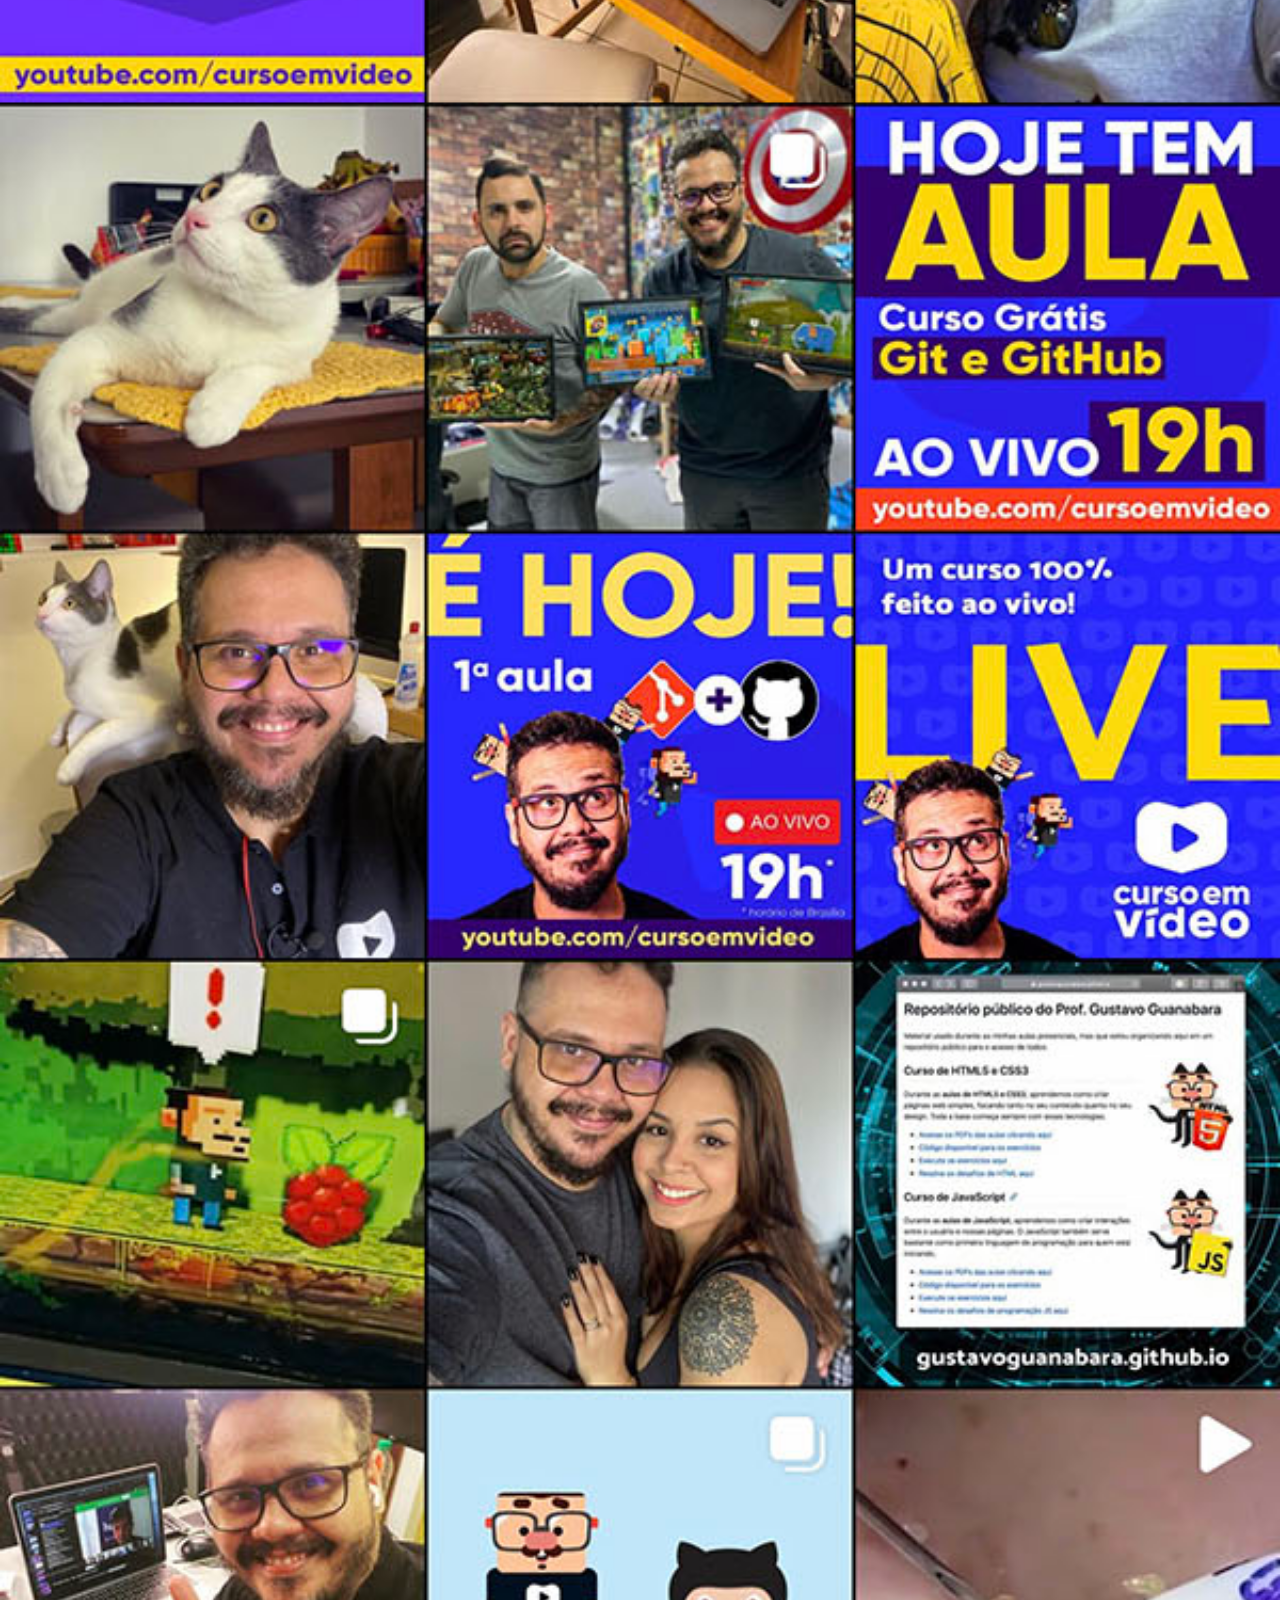
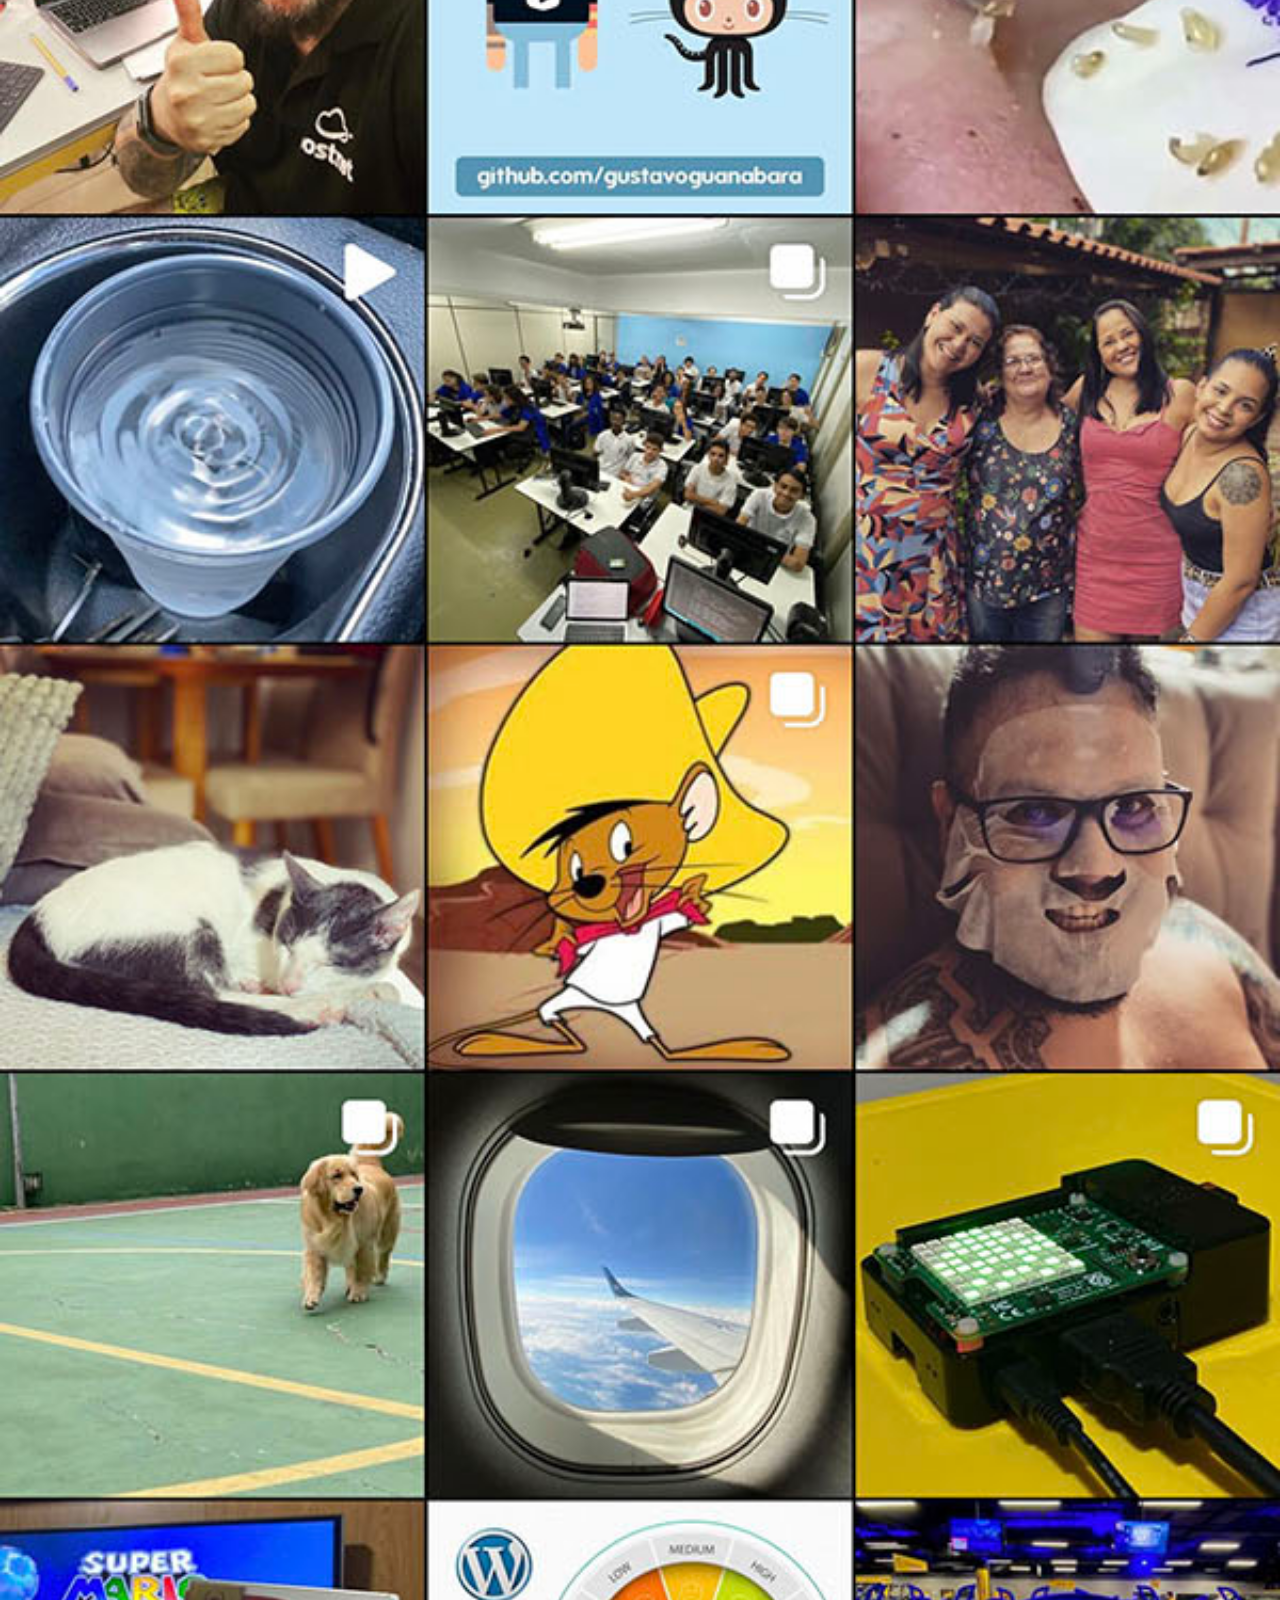
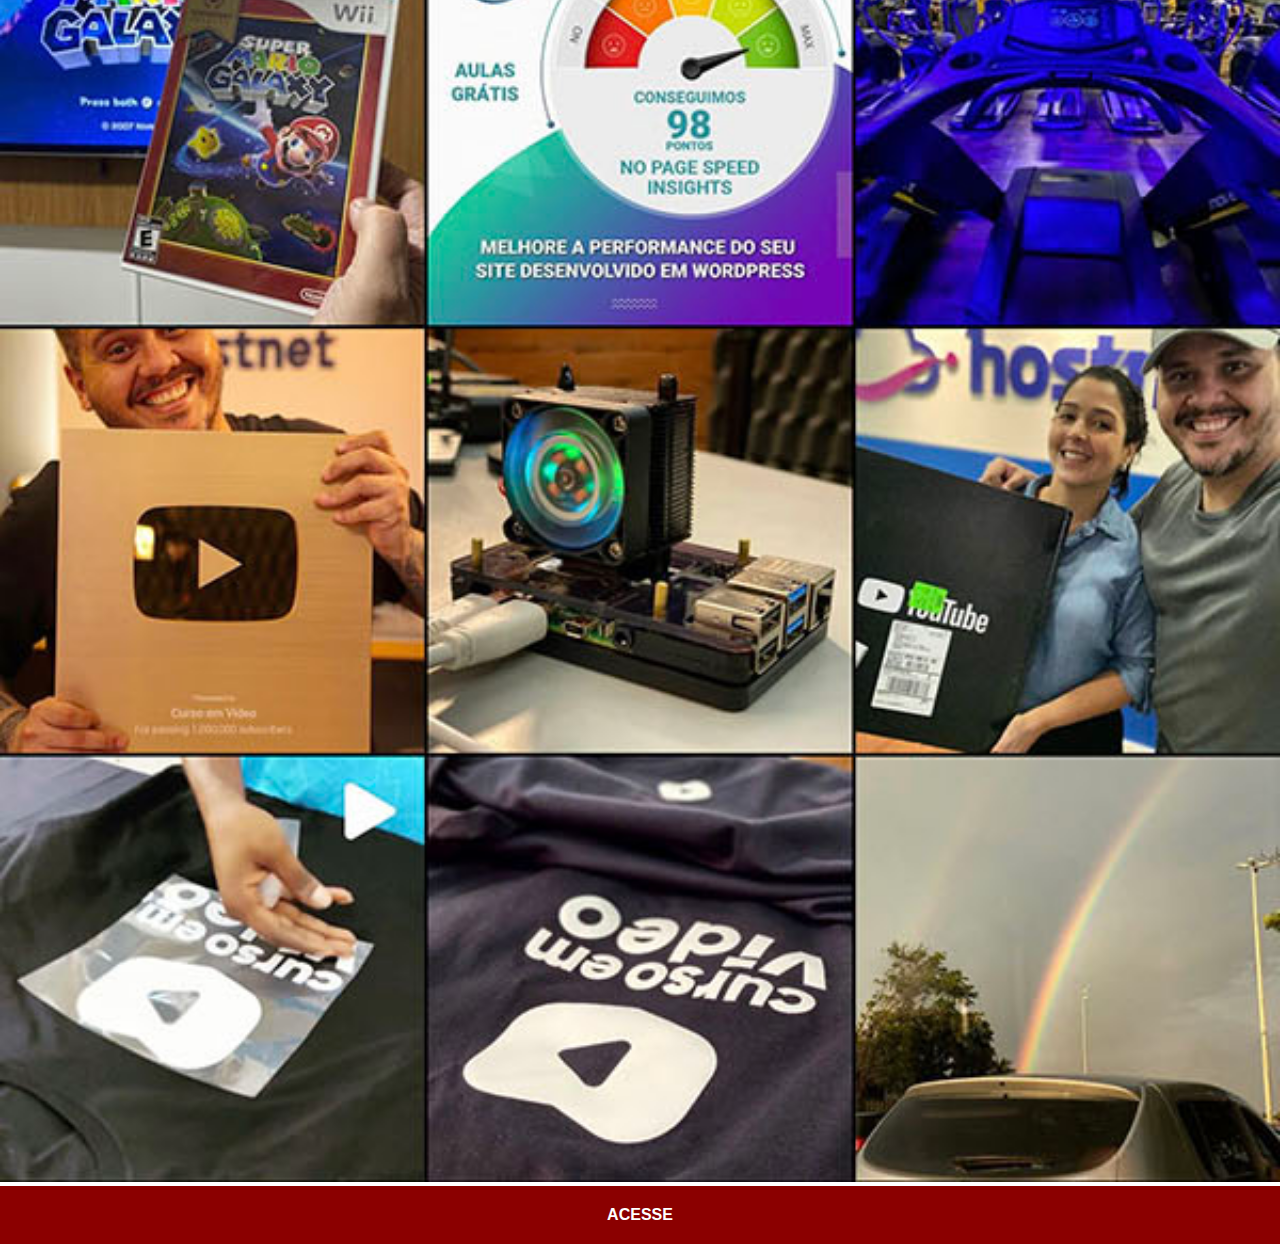
<file: instagram.html>
<!DOCTYPE html>
<html lang="pt-br">
<head>
    <meta charset="UTF-8">
    <meta name="viewport" content="width=device-width, initial-scale=1.0">
    <link rel="stylesheet" href="styles/social.css">
    <title>Instagram</title>
</head>
<body>
    <img src="imagens/tela-instagram.jpg" alt="Instagram">
    <a href="https://www.instagram.com/gustavoguanabara/" target="_blank">ACESSE</a>
</body>
</html>
</file>
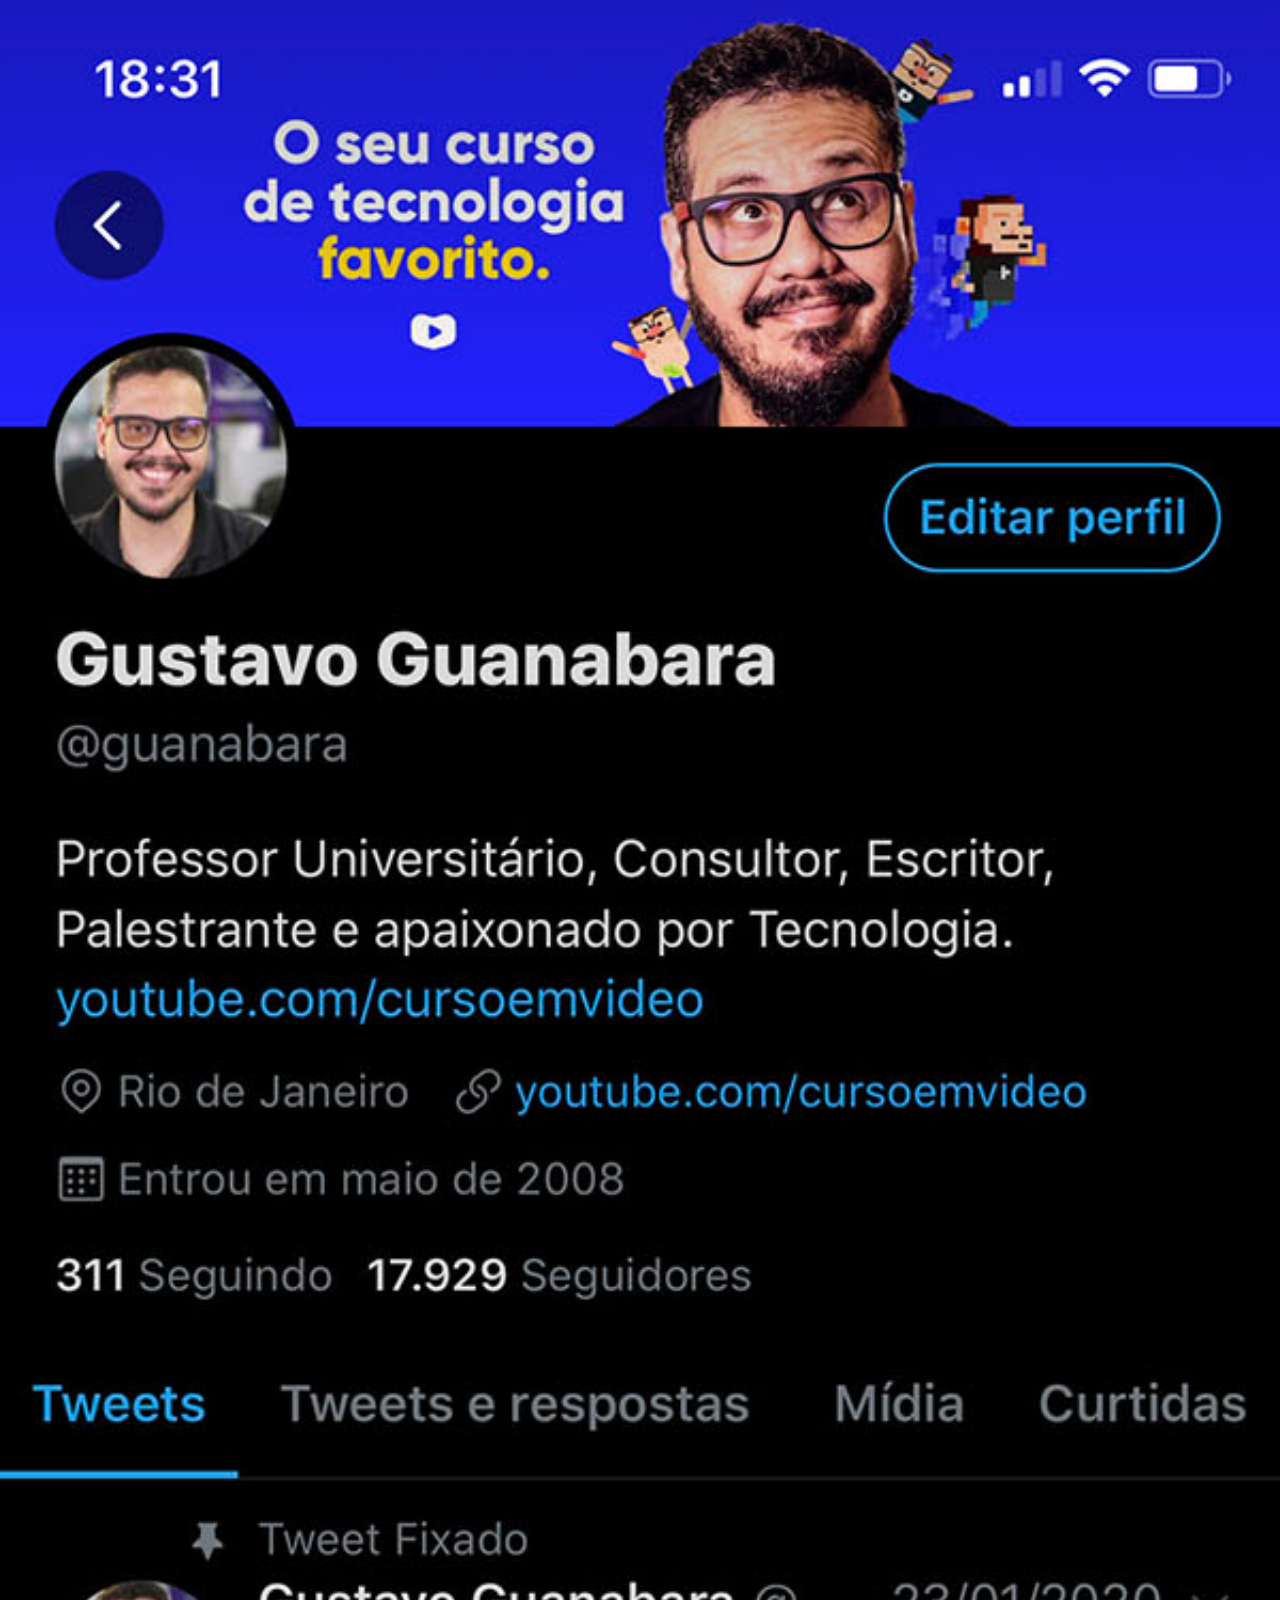
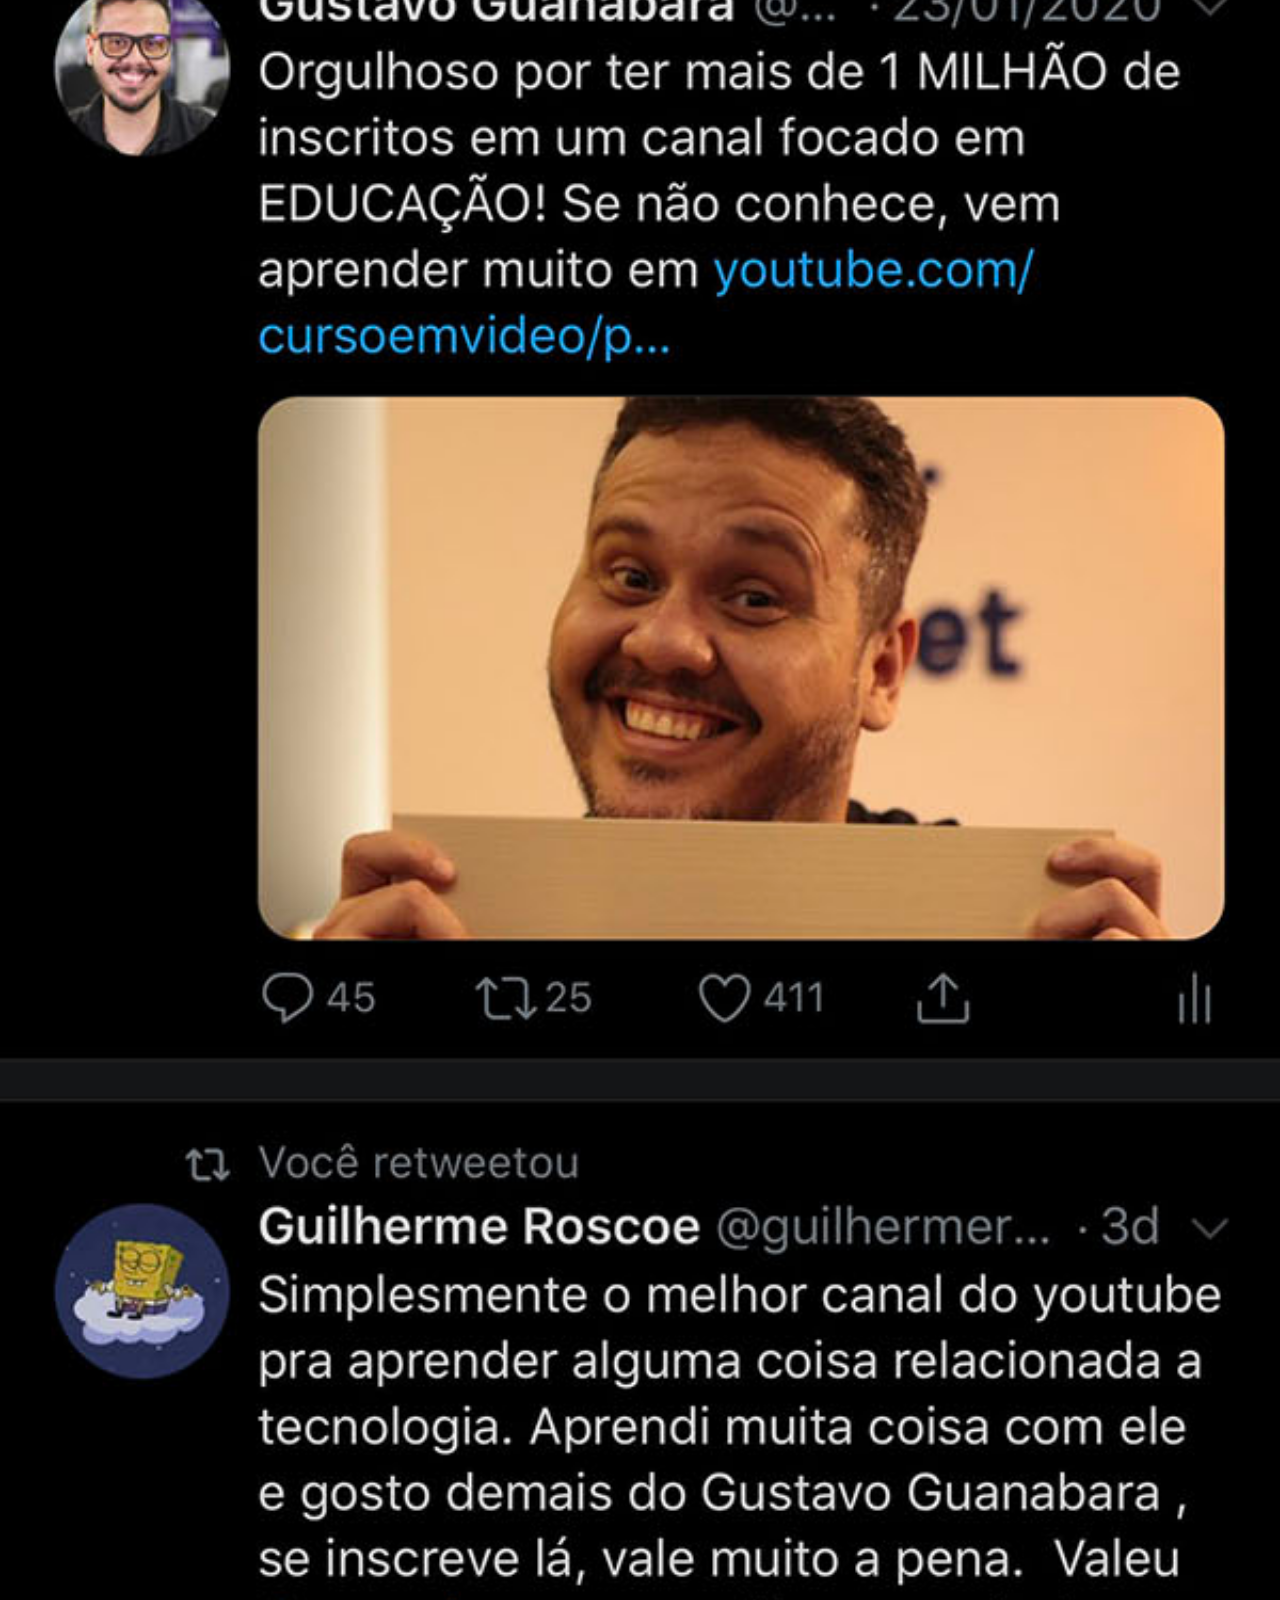
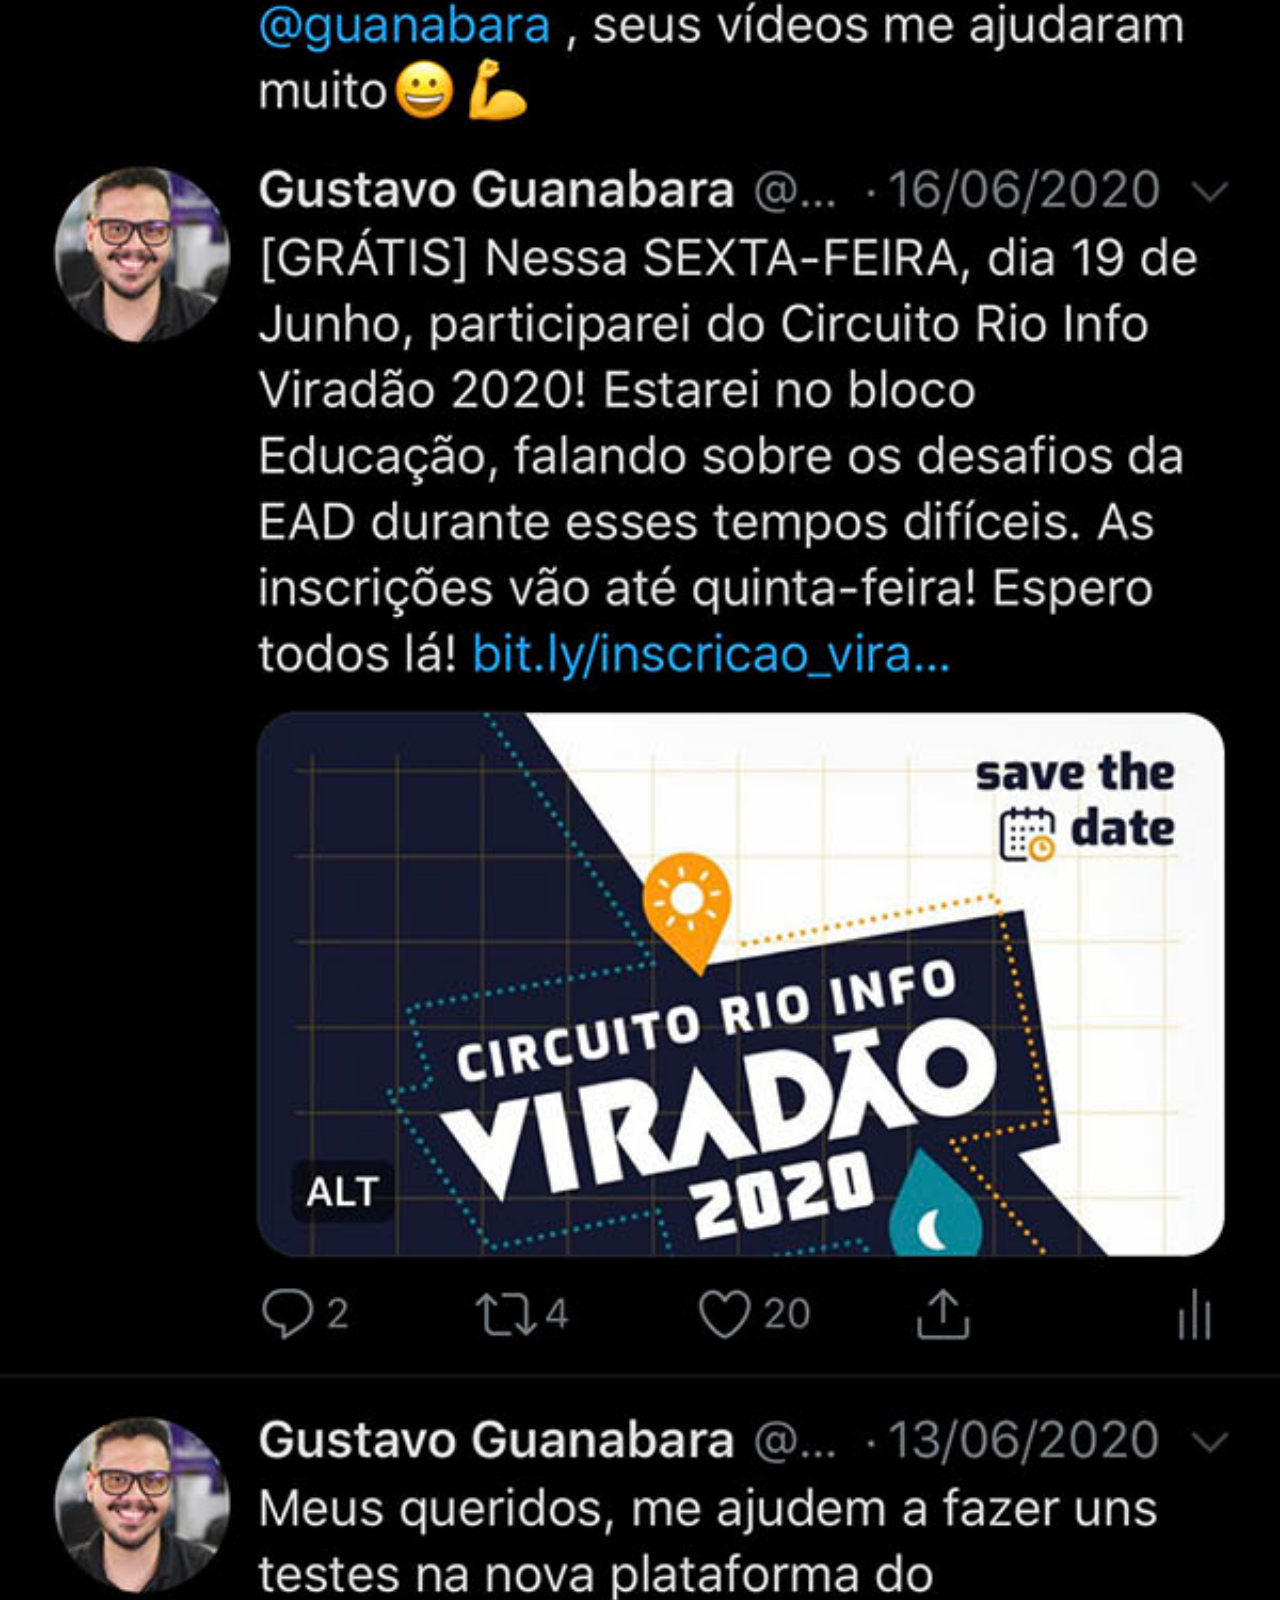
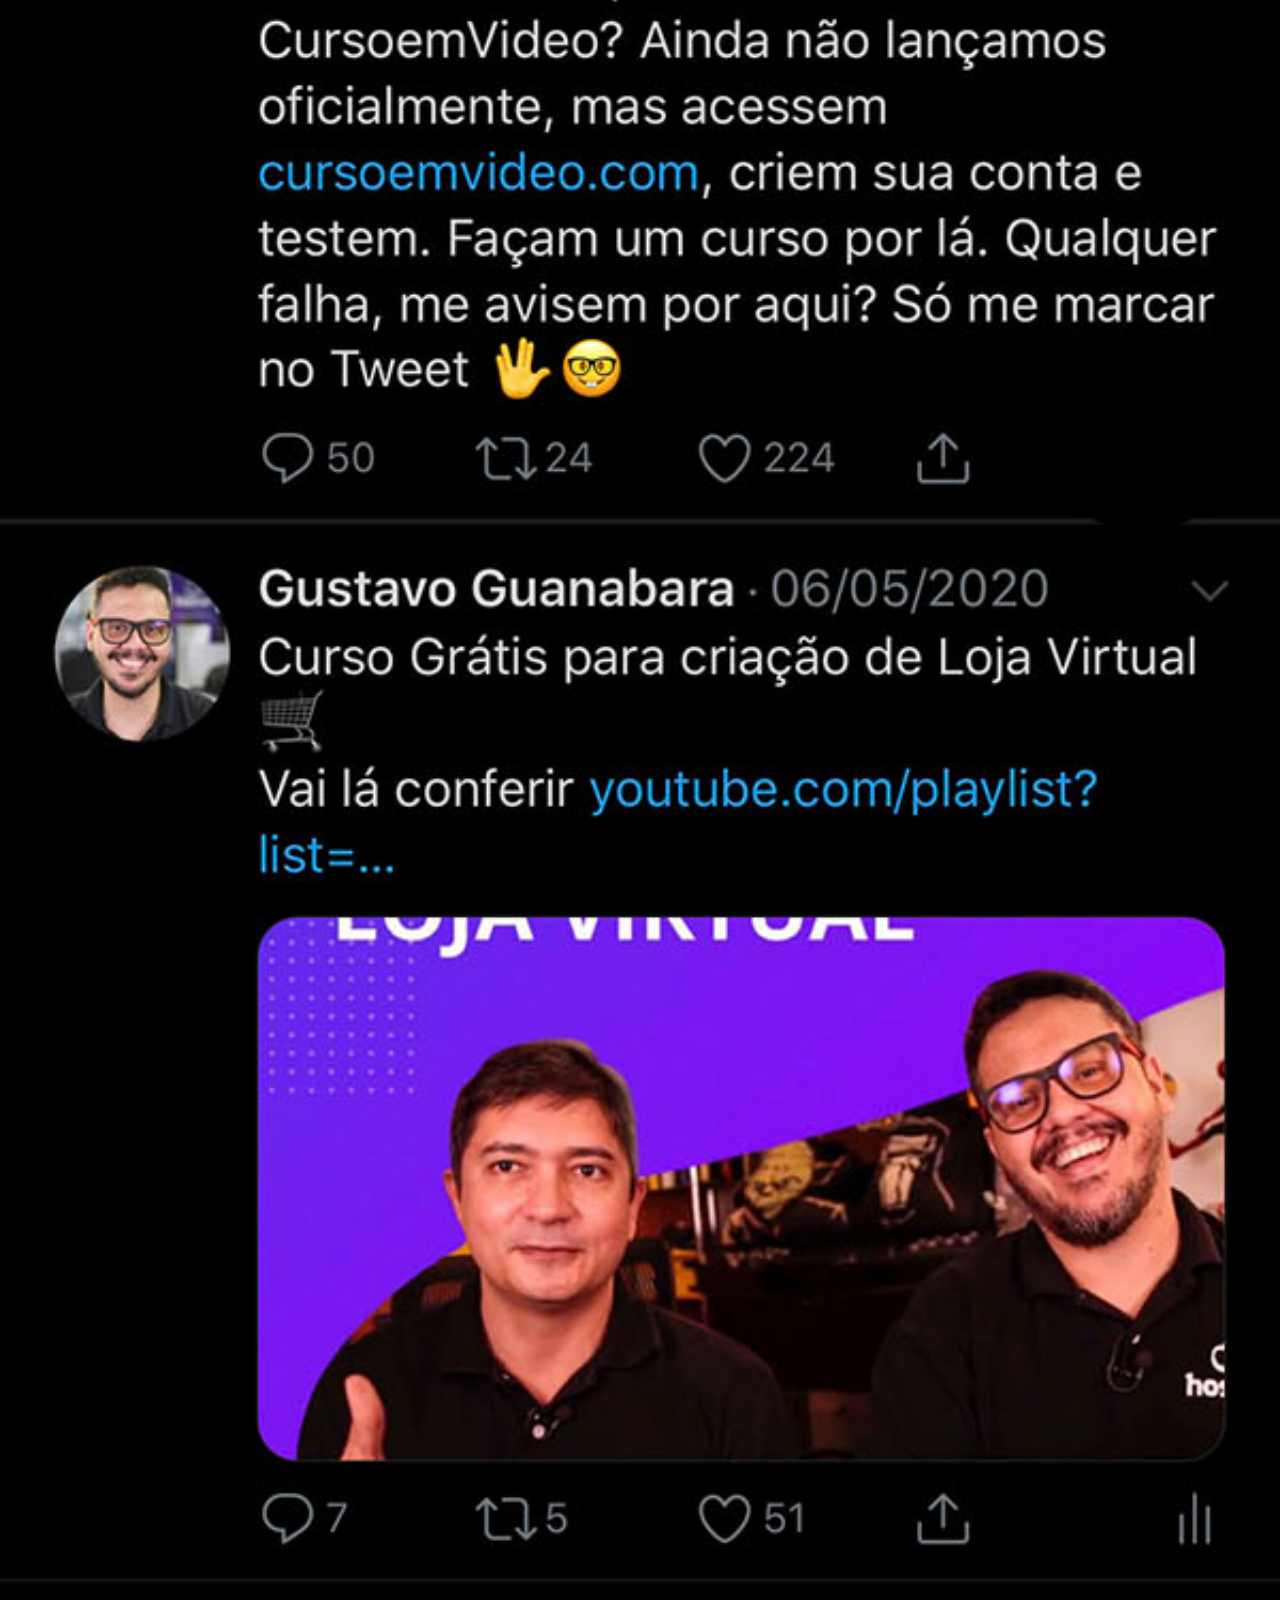
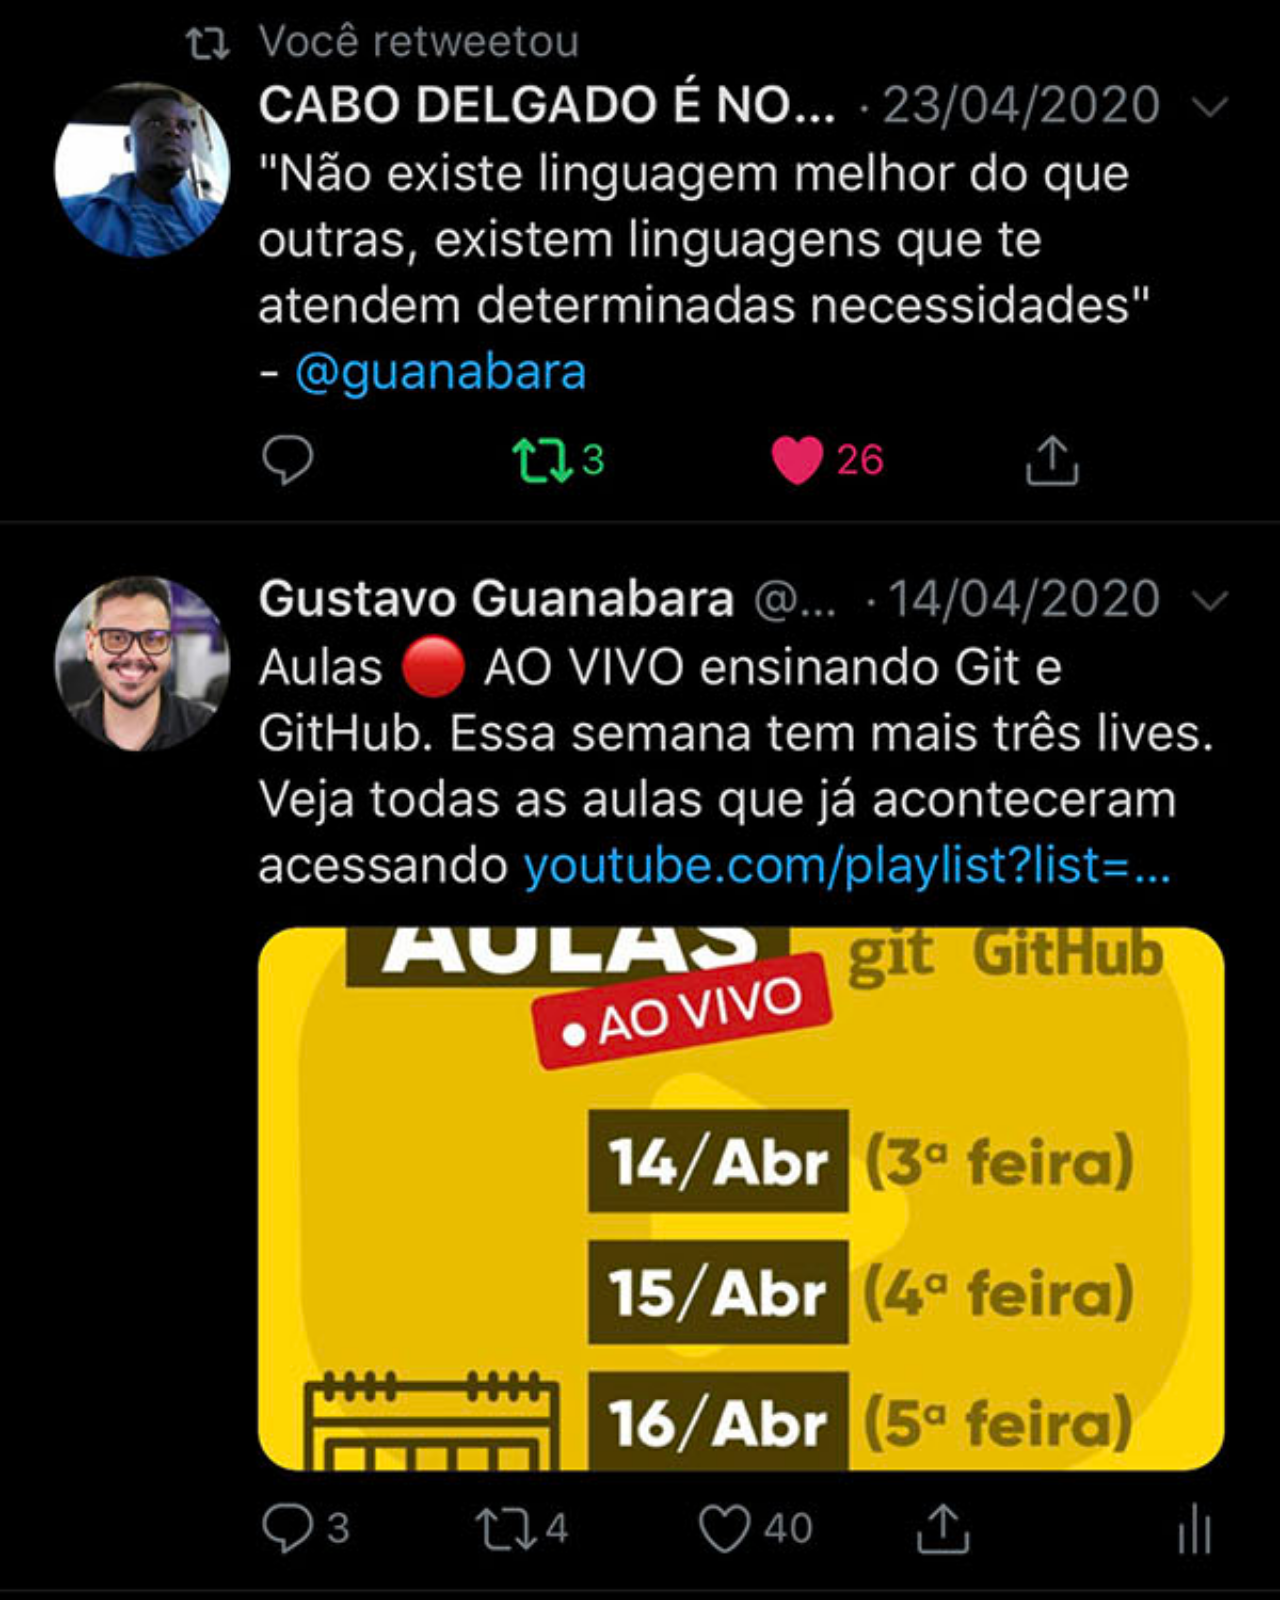
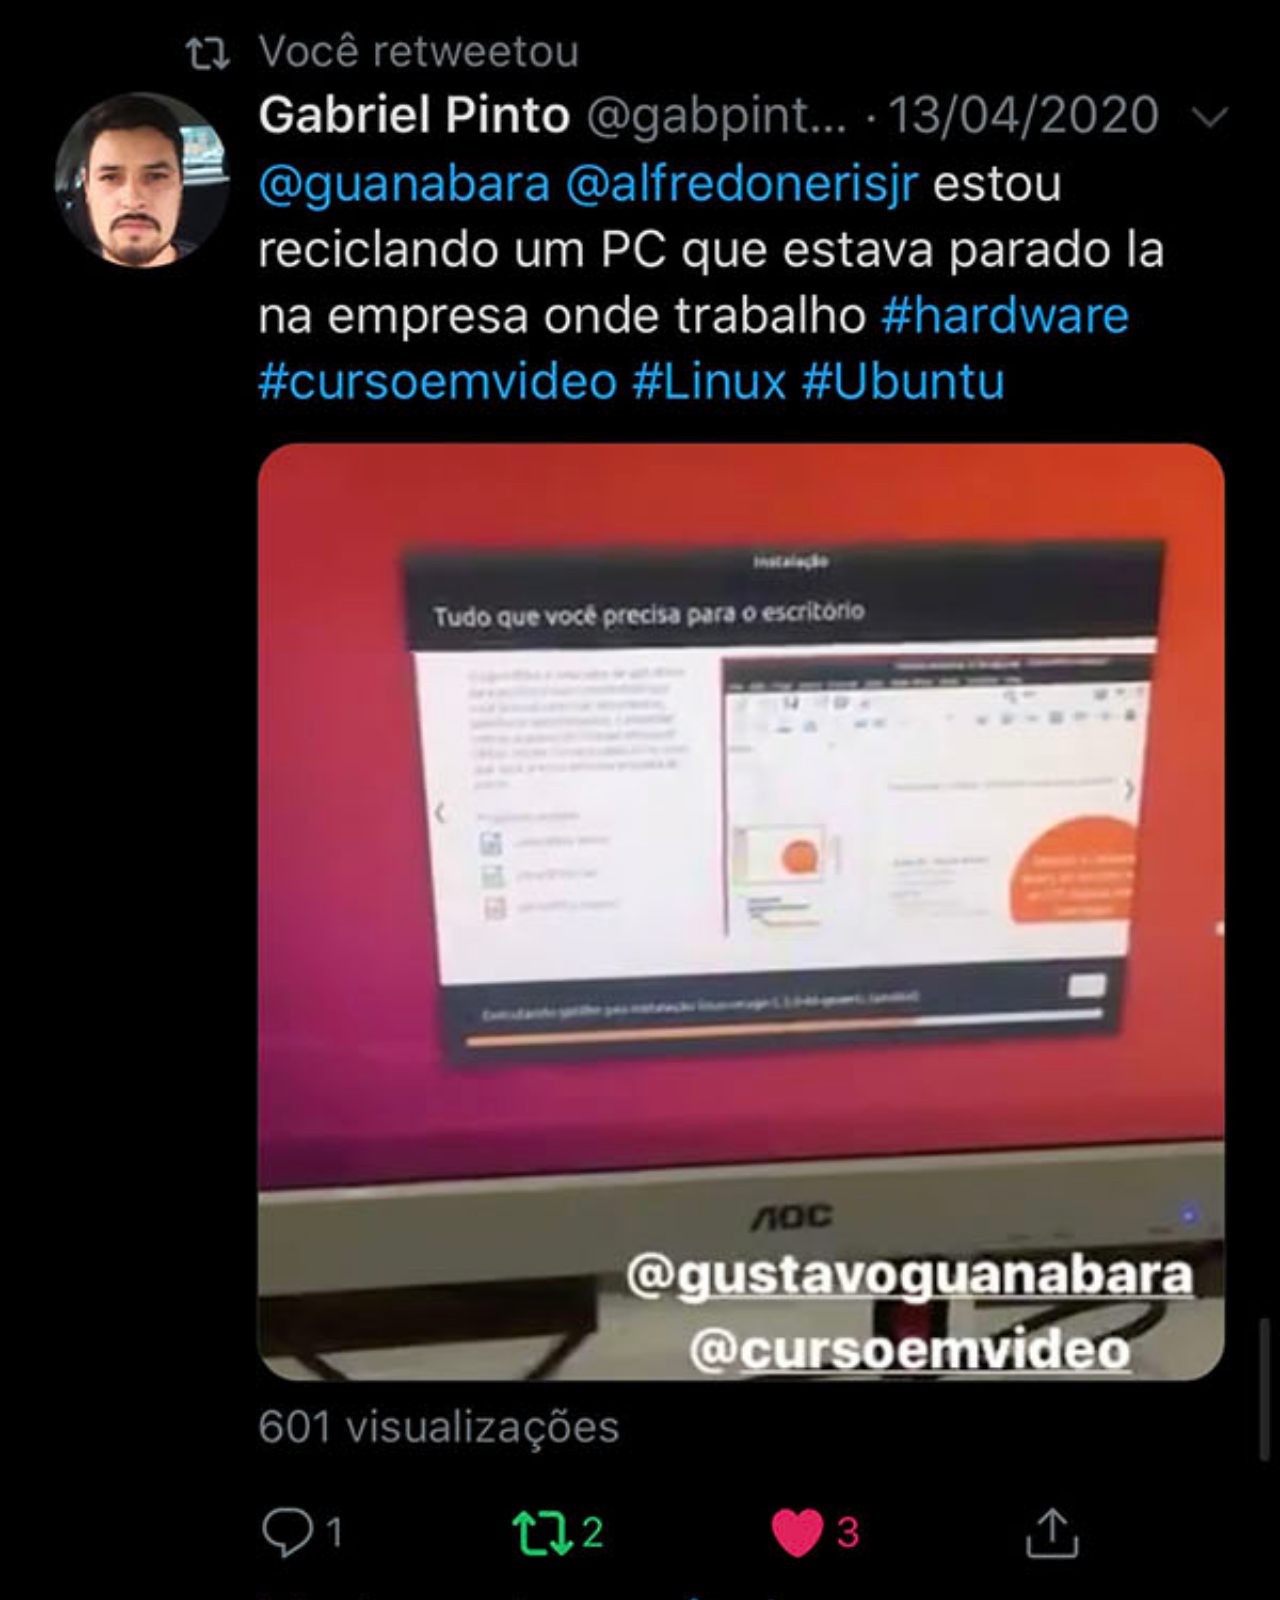
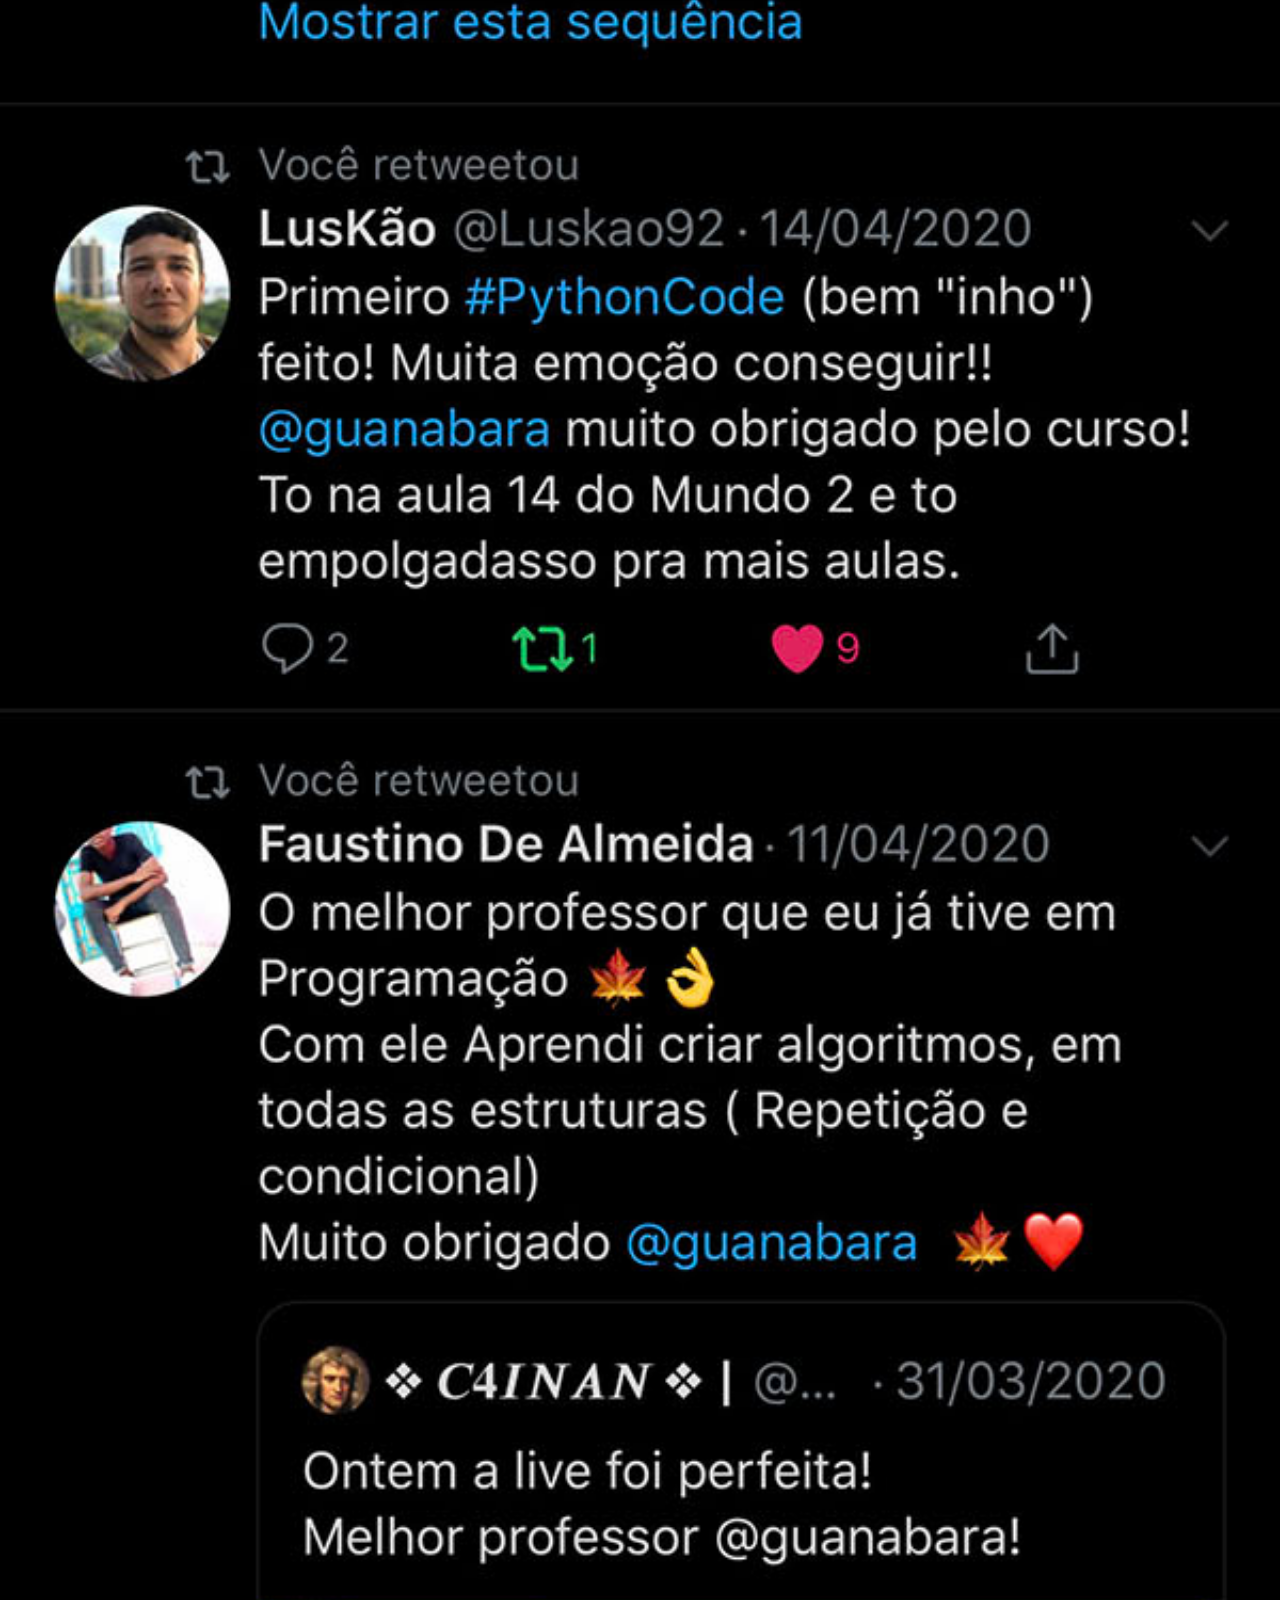
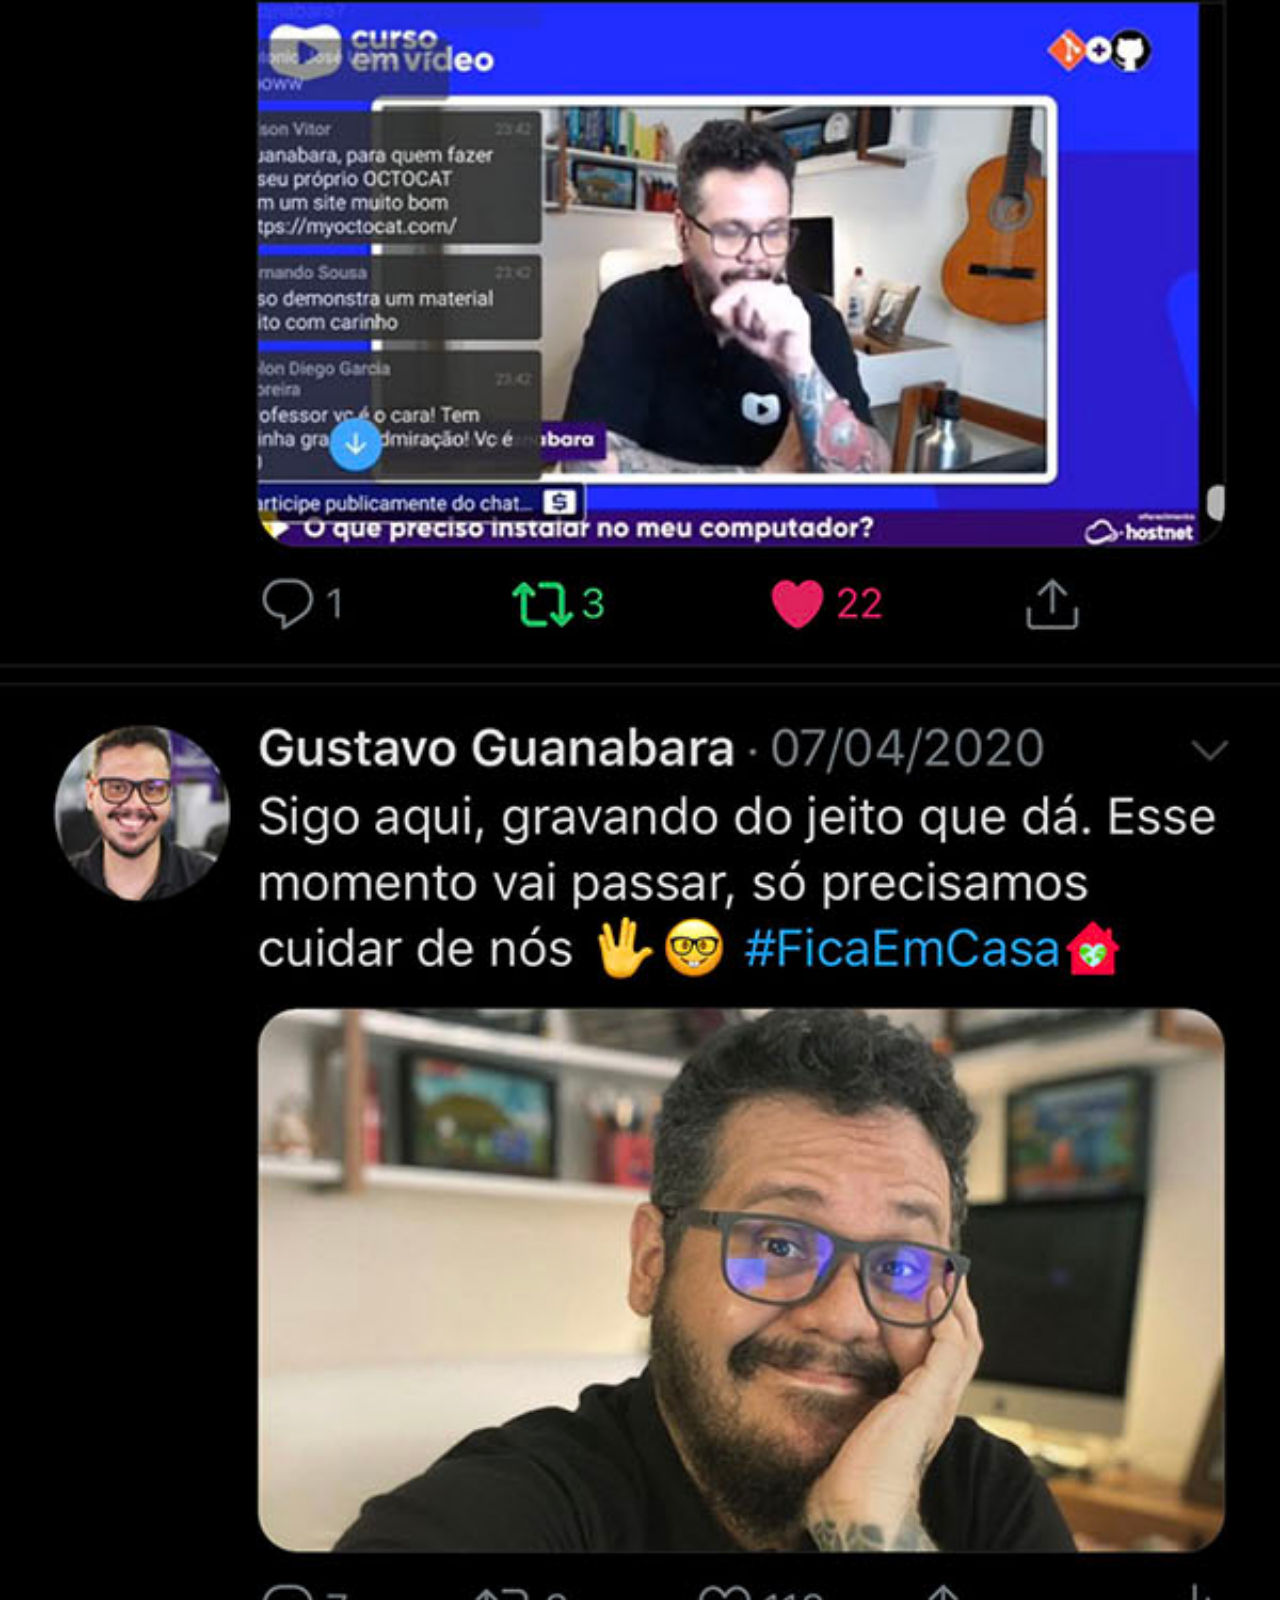
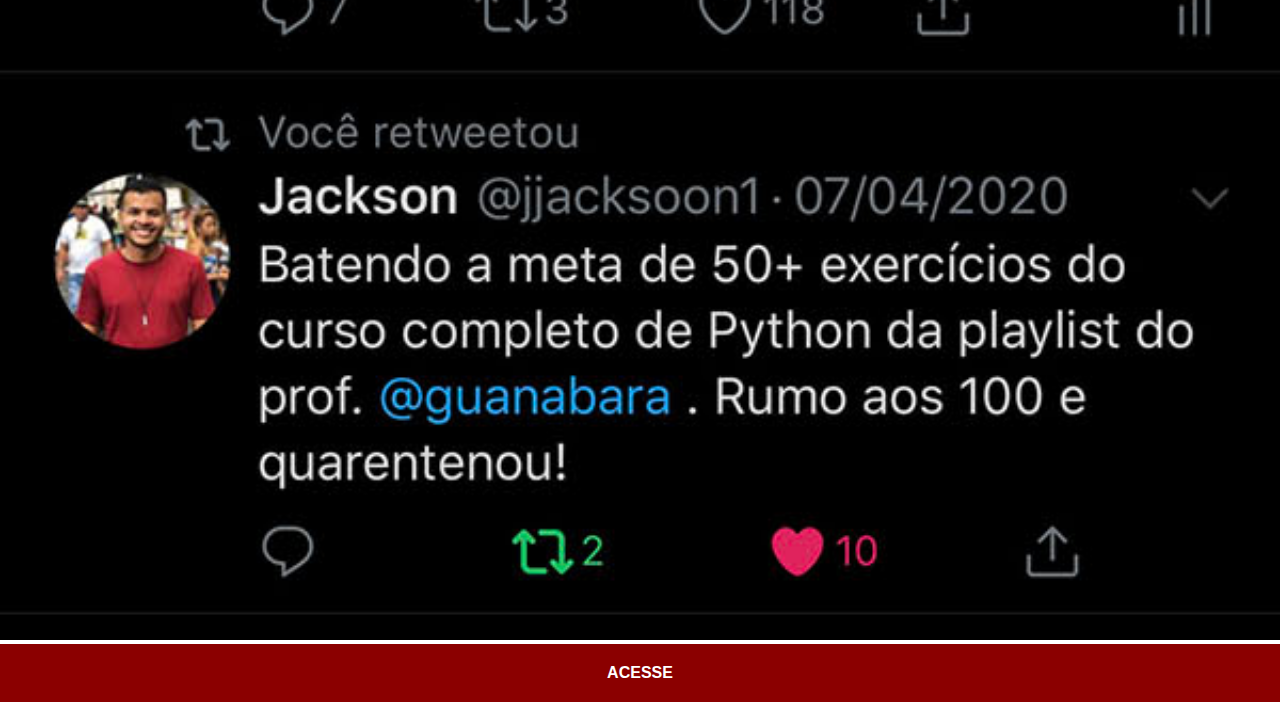
<file: twitter.html>
<!DOCTYPE html>
<html lang="pt-br">
<head>
    <meta charset="UTF-8">
    <meta name="viewport" content="width=device-width, initial-scale=1.0">
    <link rel="stylesheet" href="styles/social.css">
    <title>Twitter</title>
</head>
<body>
    <img src="imagens/tela-twitter.jpg" alt="Twitter">
    <a href="https://x.com/guanabara" target="_blank">ACESSE</a>
</body>
</html>
</file>
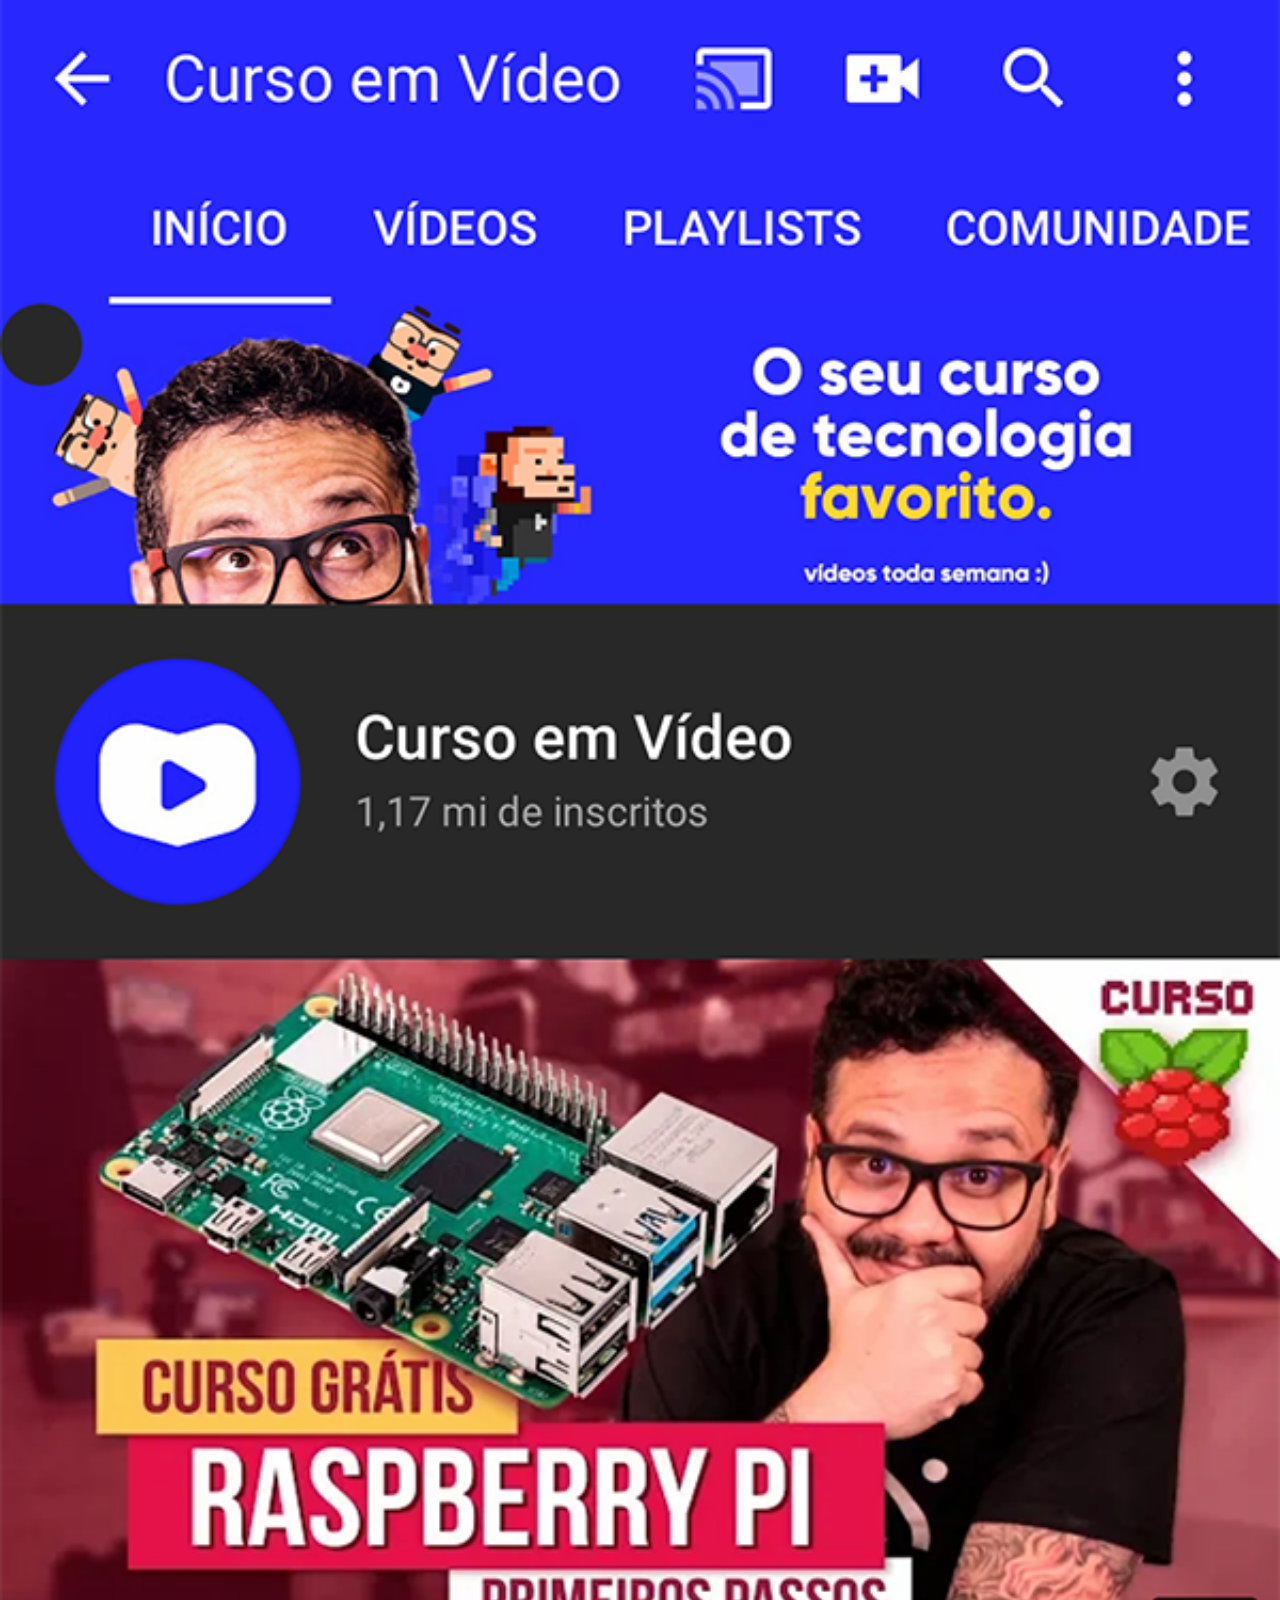
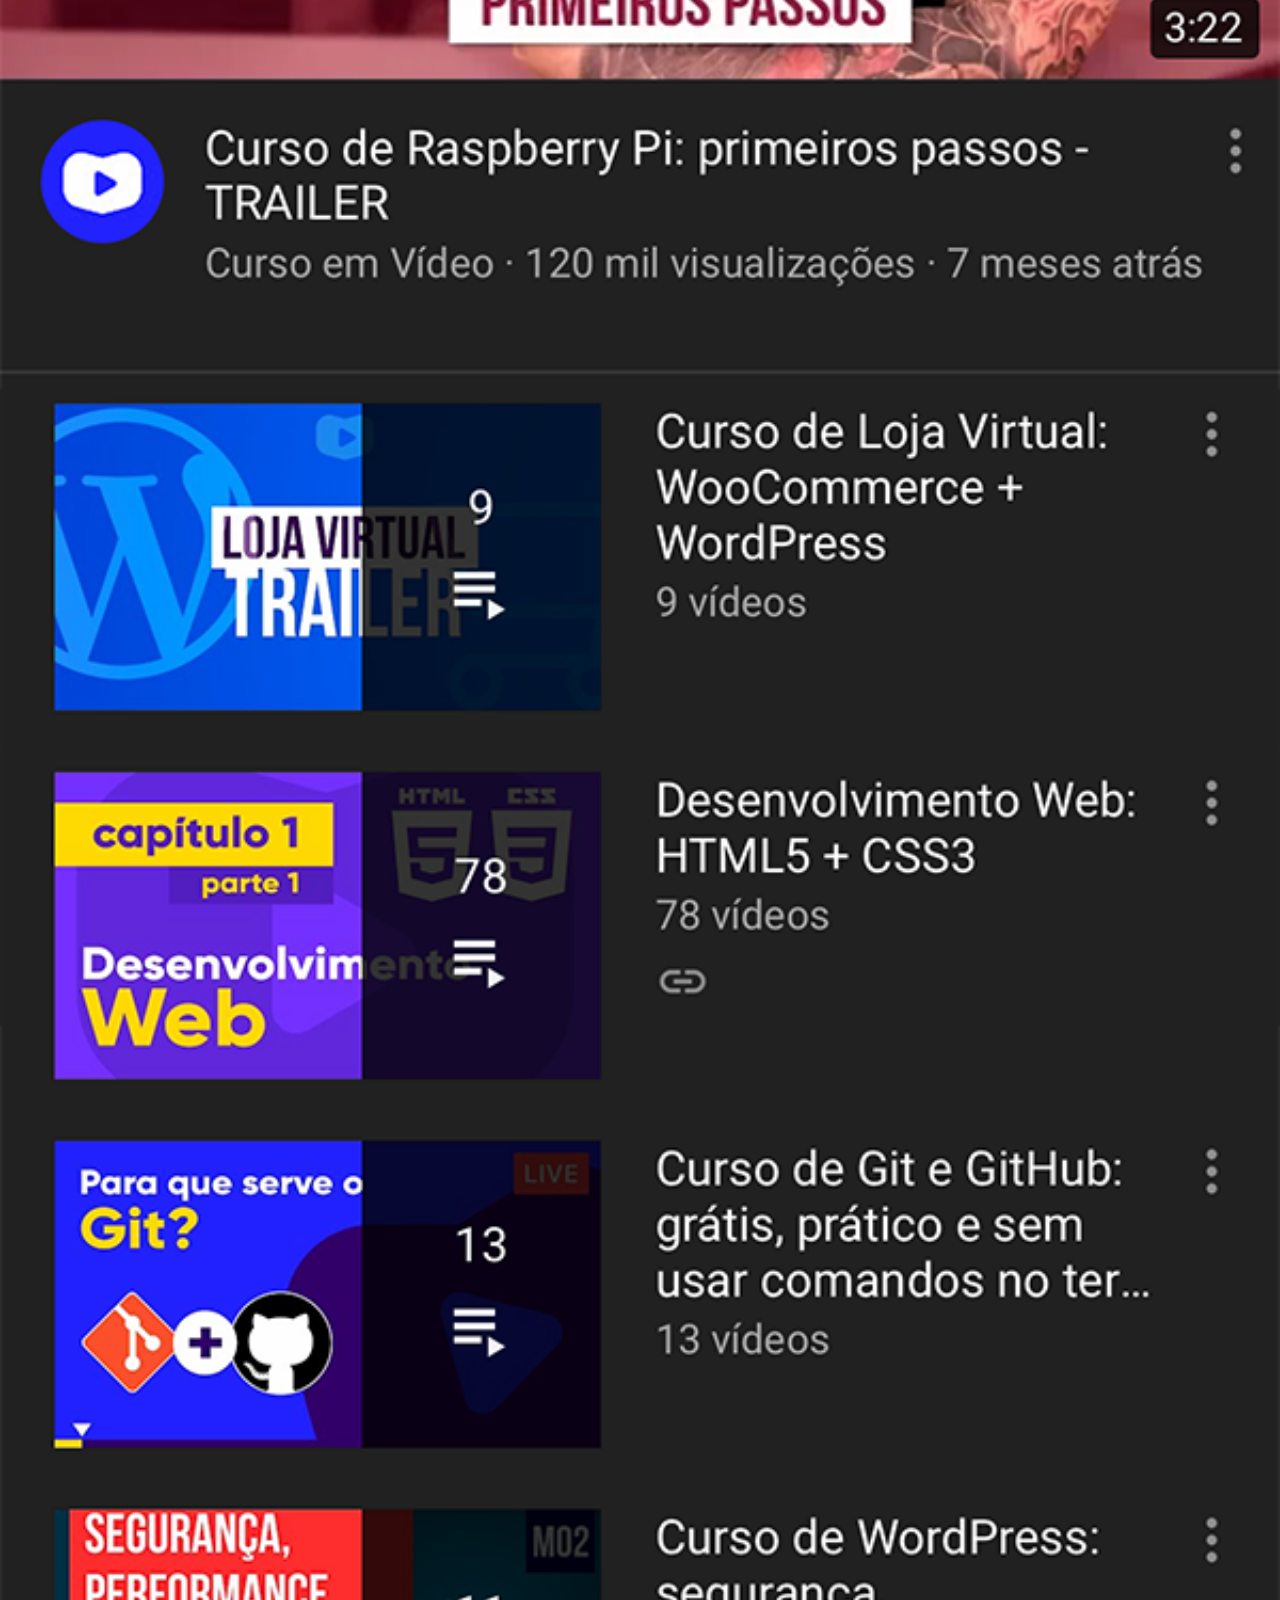
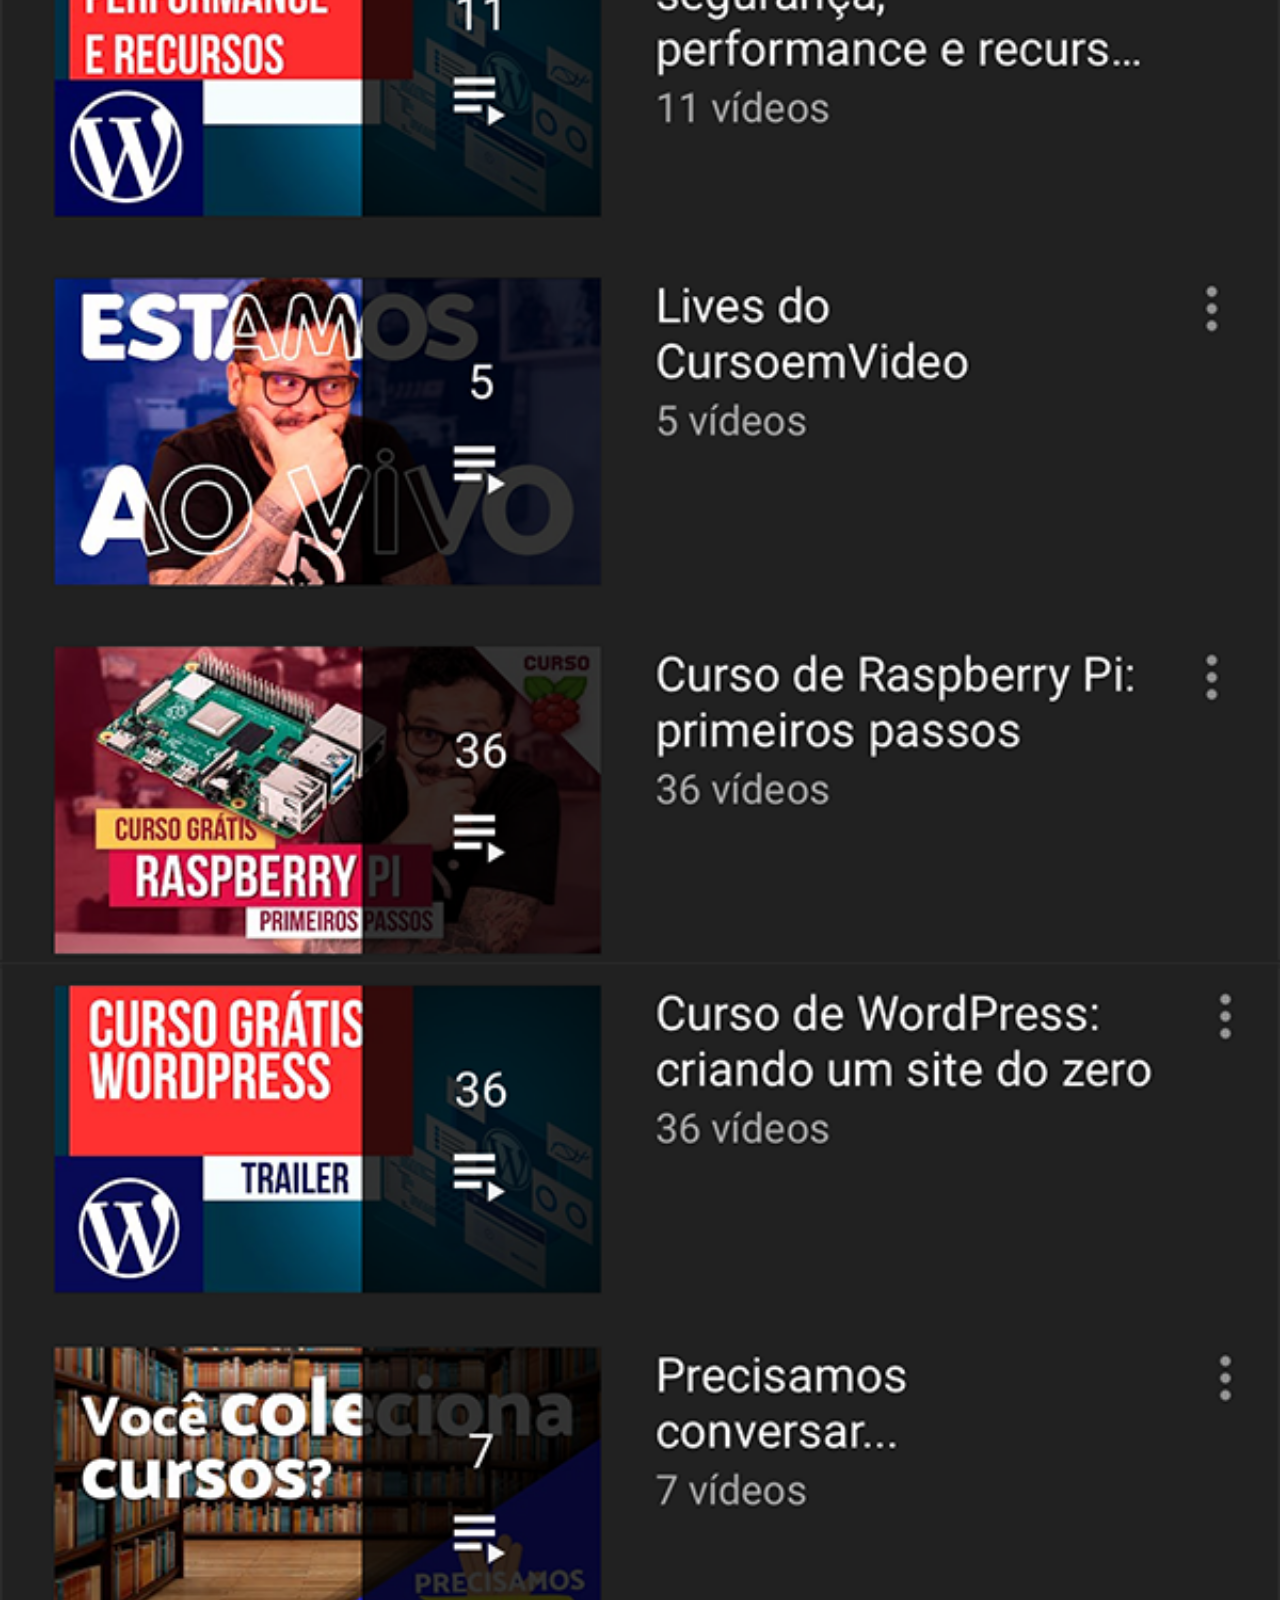
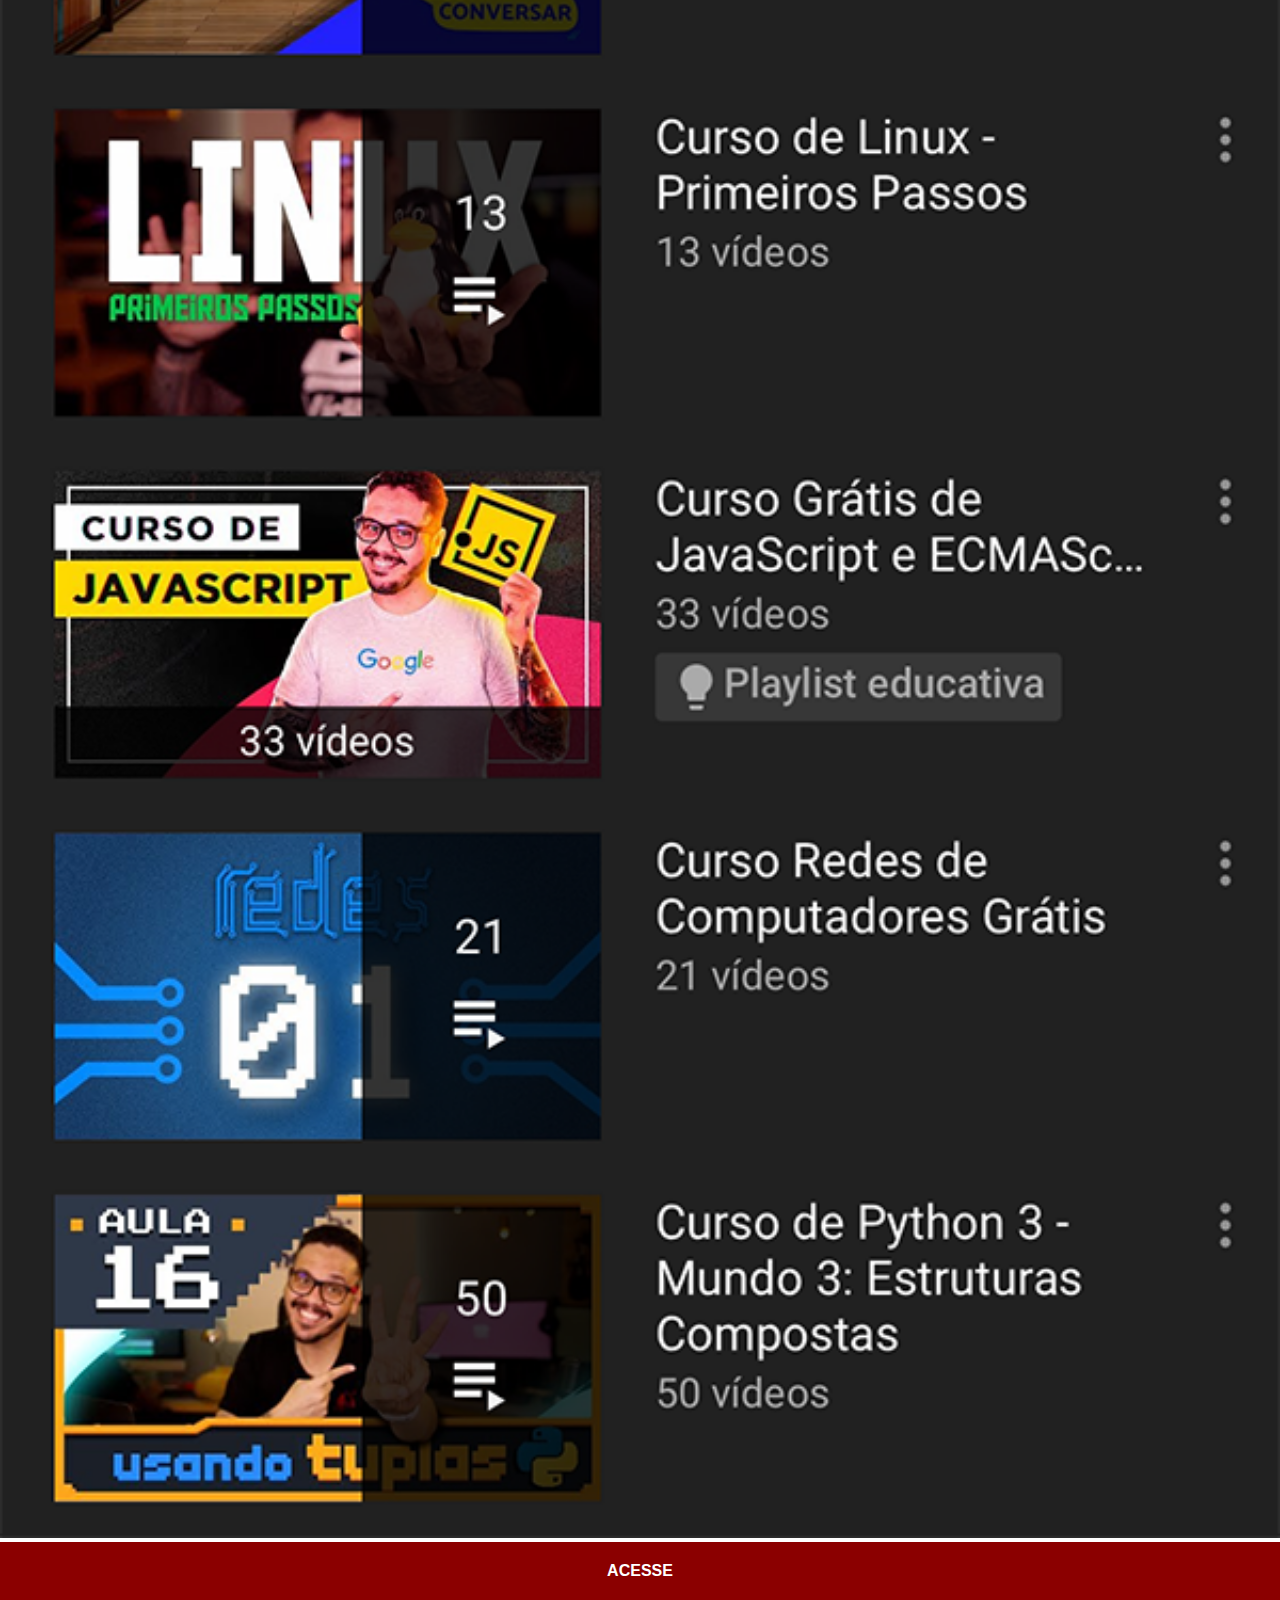
<file: youtube.html>
<!DOCTYPE html>
<html lang="pt-br">
<head>
    <meta charset="UTF-8">
    <meta name="viewport" content="width=device-width, initial-scale=1.0">
    <title>Youtube</title>
    <link rel="stylesheet" href="styles/social.css">
</head>
<body>
    <img src="imagens/tela-youtube.png" alt="Youtube">
    <a href="https://www.youtube.com/@cursoemvideo/playlists" target="_blank">ACESSE</a>
</body>
</html>
</file>
<file: styles/style.css>
@charset "UTF-8";

*{
    margin: 0px;
    padding: 0px;
    font-family: Arial, Helvetica, sans-serif;
}

html, body{
    height: 100vh;
    width: 100vw;
    background-color: black;
}

body{
    background: url(../imagens/fundo-madeira.jpg) no-repeat top center;
    background-size: cover;
    background-attachment: fixed;
}

main{
    position: relative;
    height: 100vh;
}

section#telefone{
    position: absolute;
    top: 50%;
    left: 50%;
    transform: translate(-50%, -50%);
    height: 627px;
    width: 311px;
    background: url(../imagens/frame-iphone.png) no-repeat;
}

iframe#tela{
    position: relative;
    top: 80px;
    left: 22px;
    width: 267px;
    height: 471px;
}

section#redes-sociais{
    text-align: right;
}

section#redes-sociais img{
    width: 50px;
    height: 50px;
    margin: 10px;
    border-radius: 50%;
    box-shadow: 2px 2px 5px rgba(0, 0, 0, 0.400);
    box-sizing: border-box;
}

section#redes-sociais img:hover{
    border: 2px solid rgba(255, 255, 255, 0.640);
    transform: translate(-3px, -3px);
    box-shadow: 5px 5px 10px rgba(0, 0, 0, 0.600);
    transition: transform .5s, border 1s;
}
</file>
<file: styles/social.css>
@charset "UTF-8";

 *{
            margin: 0px;
            padding: 0px;
            font-family: Arial, Helvetica, sans-serif;
        }
        ::-webkit-scrollbar{
            width: 0px;
            height: 0px;
        }
        img{
            width: 100vw;
        }
        a{
            display: block;
            background-color: darkred;
            color: white;
            padding: 20px;
            text-align: center;
            font-weight: bolder;
            text-decoration: none;
        }
        a:hover{
            background-color: red;
        }
</file>
